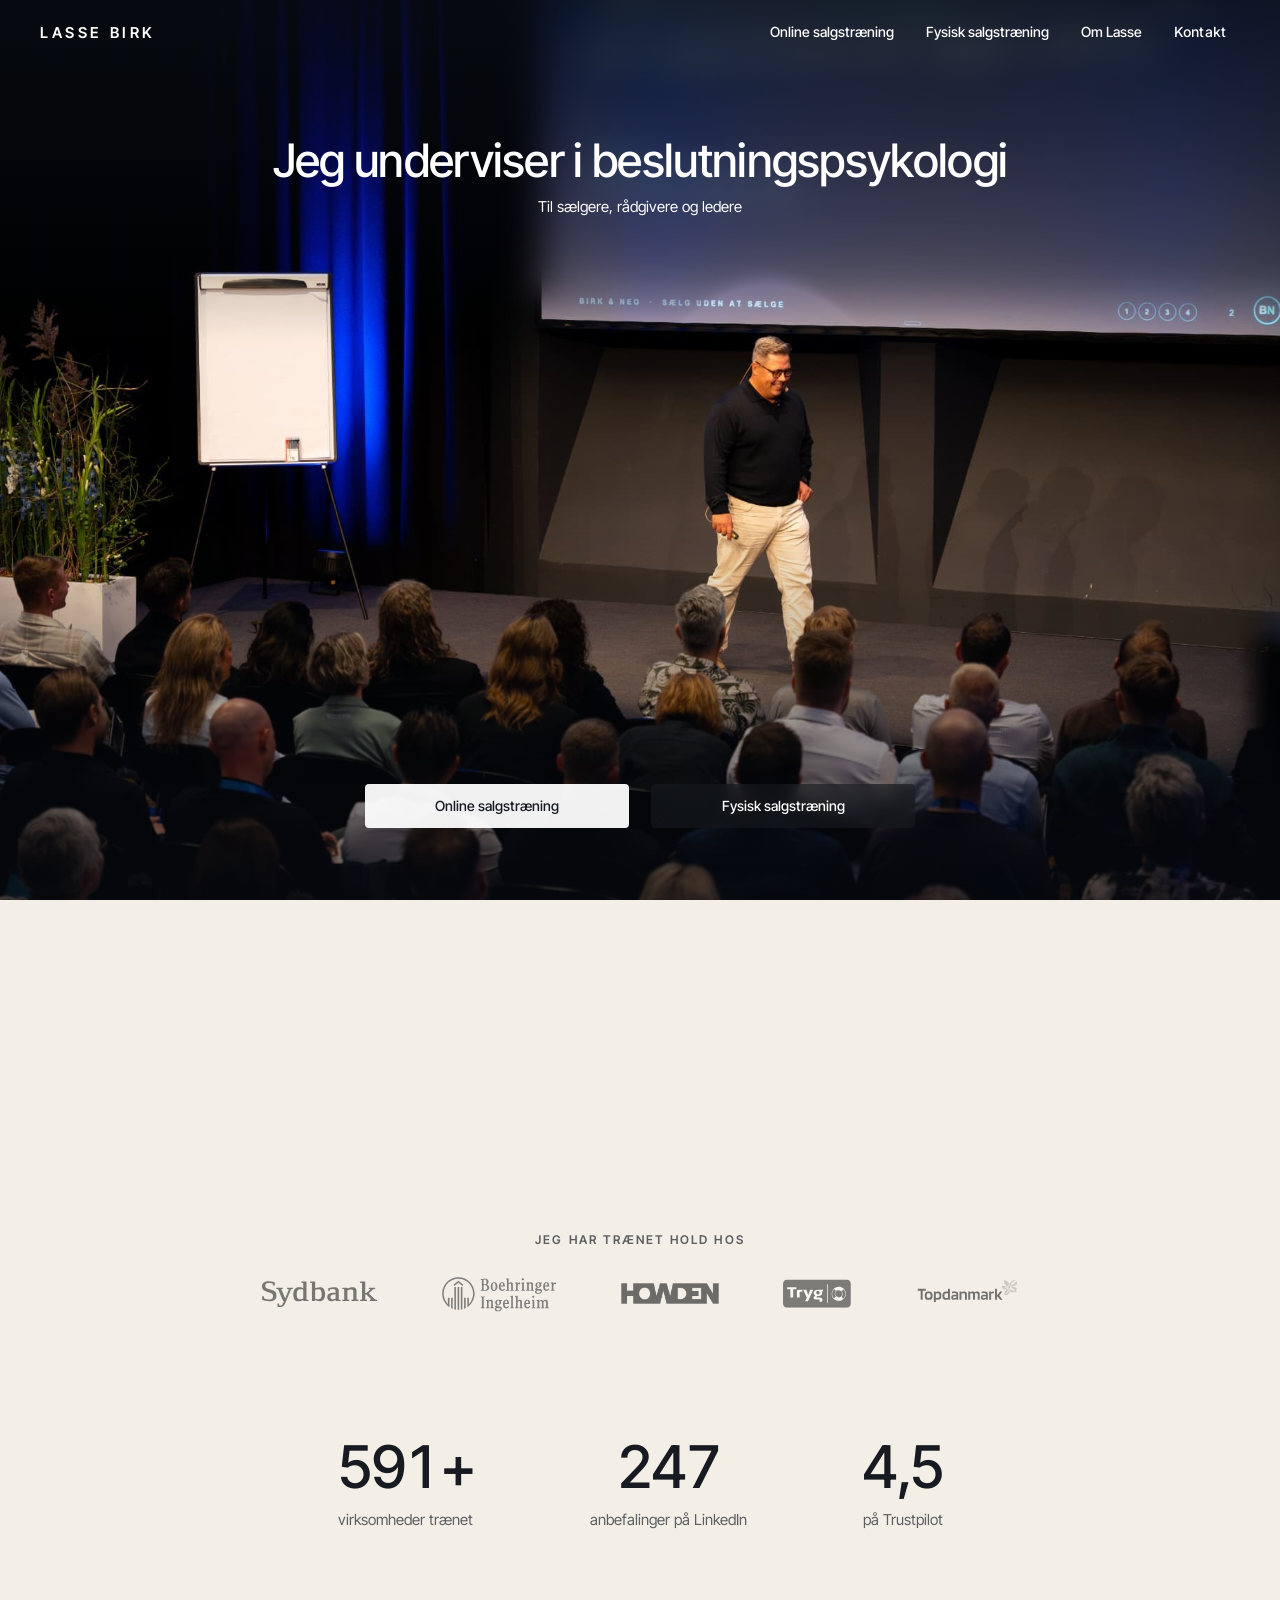
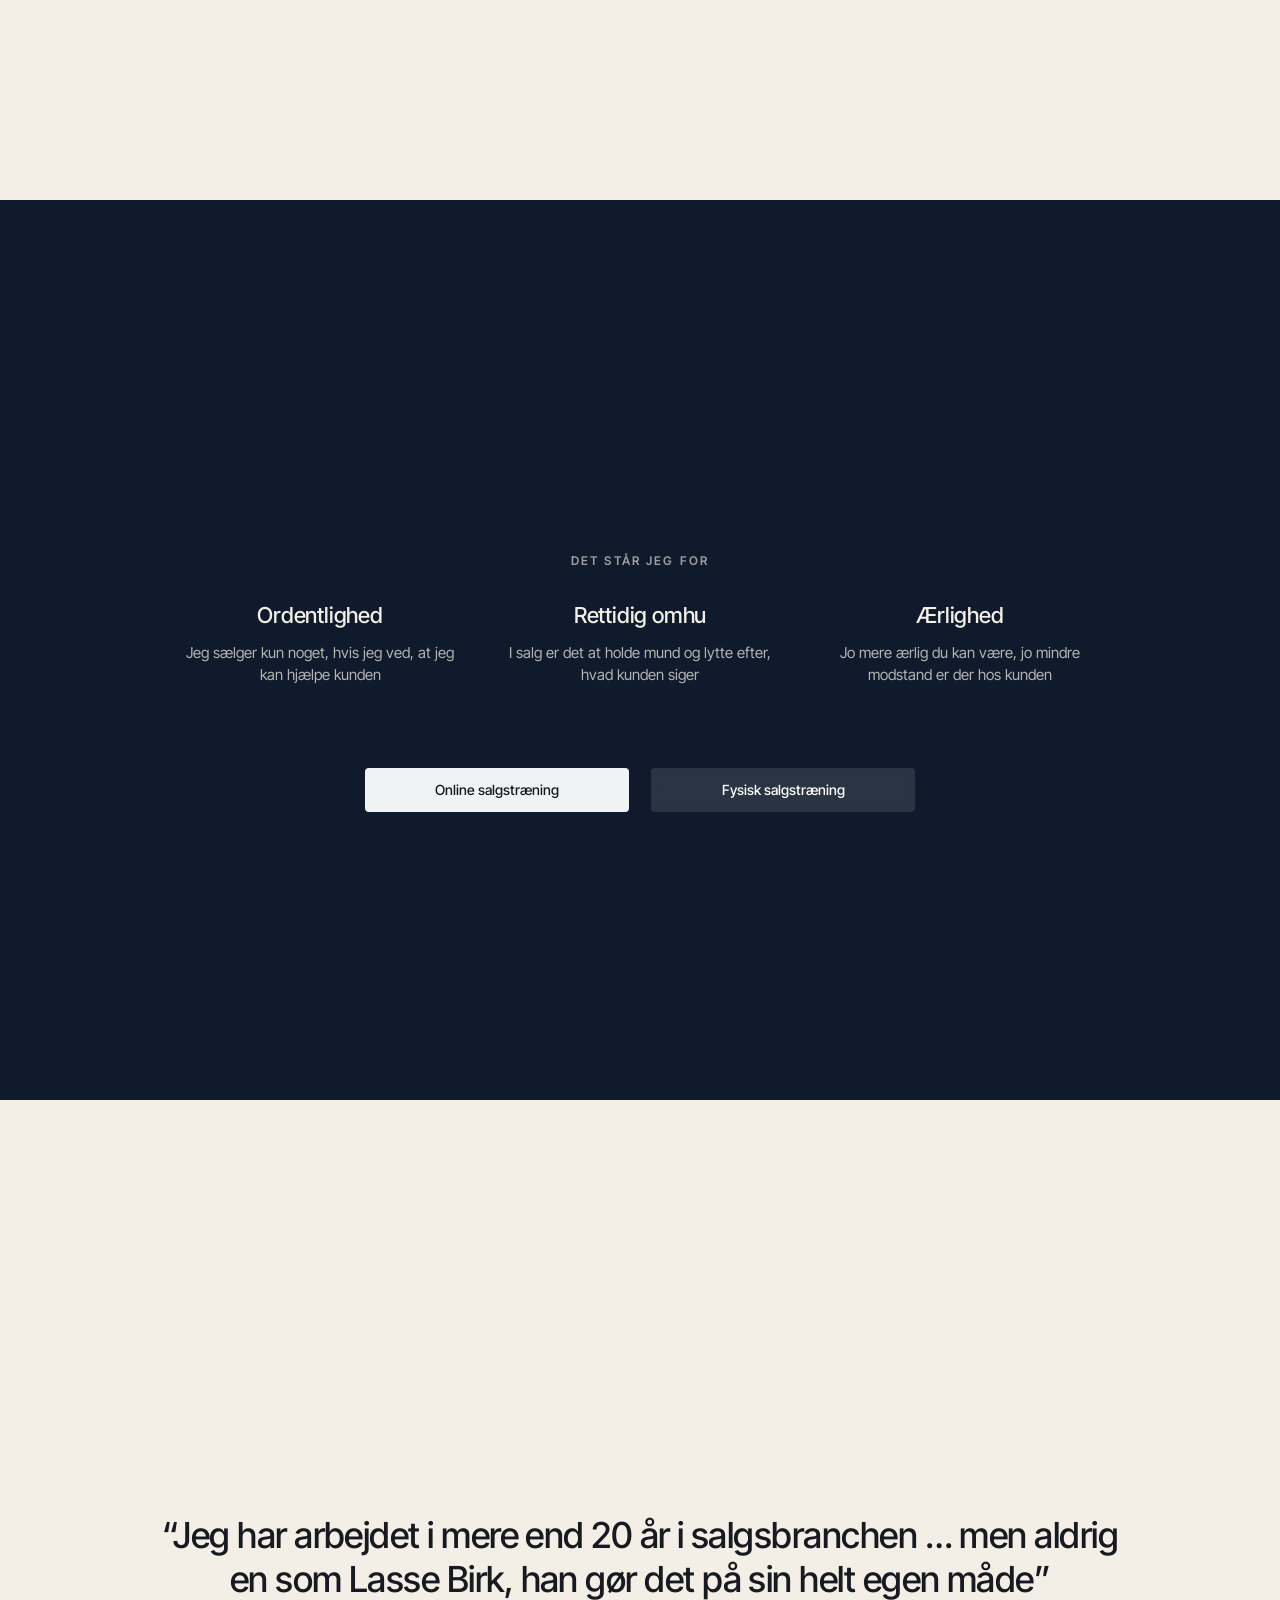
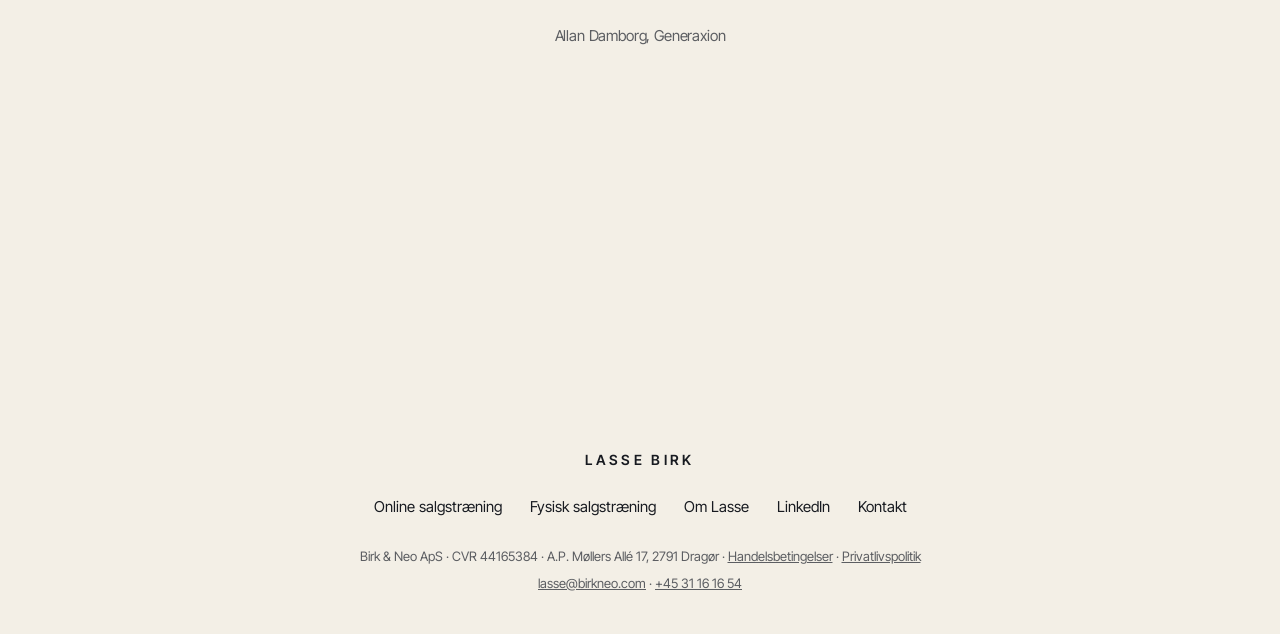
<file: index.html>
<!doctype html>
<html lang="da"><head><meta charset="utf-8"><meta name="viewport" content="width=device-width, initial-scale=1">
<meta name="robots" content="noindex, nofollow"><title>Lasse Birk · Beslutningspsykologi i salg</title>
<link rel="preconnect" href="https://fonts.googleapis.com"><link rel="preconnect" href="https://fonts.gstatic.com" crossorigin>
<link href="https://fonts.googleapis.com/css2?family=Inter+Tight:wght@400;500;600&family=Inter:wght@400;500;600&display=swap" rel="stylesheet">
<link rel="stylesheet" href="style.css"><link rel="stylesheet" href="tesla.css"><script>(()=>{const d=document.documentElement,done=()=>d.classList.add("loaded");d.classList.add("js");addEventListener("load",done);setTimeout(done,3000);addEventListener("pageshow",e=>{if(e.persisted)done()});addEventListener("click",e=>{const a=e.target.closest&&e.target.closest("a[href]");if(!a||a.target||e.button||e.metaKey||e.ctrlKey||e.shiftKey||e.altKey)return;const u=new URL(a.href,location.href);if(u.origin!==location.origin||u.pathname===location.pathname||!/(\.html|\/)$/.test(u.pathname))return;setTimeout(()=>{if(e.defaultPrevented)return;d.classList.remove("loaded");setTimeout(done,3000)})})})()</script></head>
<body class="tesla darkstart"><div class="t-load" aria-hidden="true"><span></span></div>
<header class="top"><div class="in">
 <a class="wm" href="index.html">Lasse Birk</a>
 <nav aria-label="Menu"><a href="neurosalg.html"><span class="l">Online salgstræning</span><span class="s">Online</span></a><a href="virksomheder.html"><span class="l">Fysisk salgstræning</span><span class="s">Fysisk</span></a><a href="om.html"><span class="l">Om Lasse</span><span class="s">Om</span></a><a class="btn sm" href="mailto:lasse@birkneo.com">Kontakt</a></nav>
</div></header>
<main>
<section class="t-scr dark" style="--pos:center 40%;--pos-m:56% center;--top:.8">
 <img class="t-bg" src="assets/lasse-birk-underviser-top.jpg" alt="Lasse Birk på scenen foran et fyldt auditorium">
 <div class="t-head"><h1 class="rv">Jeg underviser i beslutningspsykologi</h1><p class="rv">Til sælgere, rådgivere og ledere</p></div>
 <div class="t-cta rv"><a class="t-btn white" href="neurosalg.html">Online salgstræning</a><a class="t-btn glass" href="virksomheder.html">Fysisk salgstræning</a></div>
</section>

<section class="t-scr proof">
 <div><p class="t-kicker rv">Jeg har trænet hold hos</p><ul class="t-logos rv">
   <li><img class="l-syd" src="assets/logos/sydbank.svg" alt="Sydbank"></li>
   <li><img class="l-boeh" src="assets/logos/boehringer.svg" alt="Boehringer Ingelheim"></li>
   <li><img class="l-howden" src="assets/logos/howden.png" alt="Howden"></li>
   <li><img class="l-tryg" src="assets/logos/tryg.svg" alt="Tryg"></li>
   <li><img class="l-top" src="assets/logos/topdanmark.svg" alt="Topdanmark"></li>
  </ul></div>
 <ul class="t-nums rv"><li><b data-count="600" data-dec="0" data-suffix="+">600+</b><span>virksomheder trænet</span></li><li><b data-count="251" data-dec="0" data-suffix="">251</b><span>anbefalinger på LinkedIn</span></li><li><b data-count="4.6" data-dec="1" data-suffix="">4,6</b><span>på Trustpilot</span></li></ul>
</section>

<section class="t-scr navy vals-scr">  <!-- mørkeblå, så forsiden ikke har 3 creme skærme i træk (Kasper 6. nov) -->
 <div><p class="t-kicker rv">Det står jeg for</p>
 <ul class="t-list vals rv">
  <li><b>Ordentlighed</b><span>Jeg sælger kun noget, hvis jeg ved, at jeg kan hjælpe kunden</span></li>
  <li><b>Rettidig omhu</b><span>I salg er det at holde mund og lytte efter, hvad kunden siger</span></li>
  <li><b>Ærlighed</b><span>Jo mere ærlig du kan være, jo mindre modstand er der hos kunden</span></li>
 </ul></div>
 <div class="t-cta rv"><a class="t-btn white" href="neurosalg.html">Online salgstræning</a><a class="t-btn glass" href="virksomheder.html">Fysisk salgstræning</a></div>
</section>

<section class="t-scr quote">
 <blockquote class="t-quote rv"><p>“Jeg har arbejdet i mere end 20 år i salgsbranchen … men aldrig en som Lasse Birk, han gør det på sin helt egen måde”</p><cite>Allan Damborg, Generaxion</cite></blockquote>
</section>
</main>
<footer class="ft"><div class="in">
 <a class="wm" href="index.html">Lasse Birk</a>
 <nav aria-label="Bundmenu"><a href="neurosalg.html">Online salgstræning</a><a href="virksomheder.html">Fysisk salgstræning</a><a href="om.html">Om Lasse</a><a href="https://www.linkedin.com/in/lasserbirk/">LinkedIn</a><a href="mailto:lasse@birkneo.com">Kontakt</a></nav>
 <div class="legal"><span>Birk &amp; Neo ApS · CVR 44165384 · A.P. Møllers Allé 17, 2791 Dragør · <a href="https://birkneo.com/handelsbetingelser">Handelsbetingelser</a> · <a href="https://birkneo.com/privatlivspolitik">Privatlivspolitik</a></span>
 <span><a href="mailto:lasse@birkneo.com">lasse@birkneo.com</a> · <a href="tel:+4531161654">+45 31 16 16 54</a></span></div>
</div></footer>
<script>
// Menuen får en tynd linje, når man har scrollet
(()=>{const t=document.querySelector('.top');const f=()=>t.classList.toggle('s',scrollY>8);addEventListener('scroll',f,{passive:true});f()})();
</script>
<script src="tesla.js"></script>
<script src="kommentarer.js"></script>
</body></html>
</file>
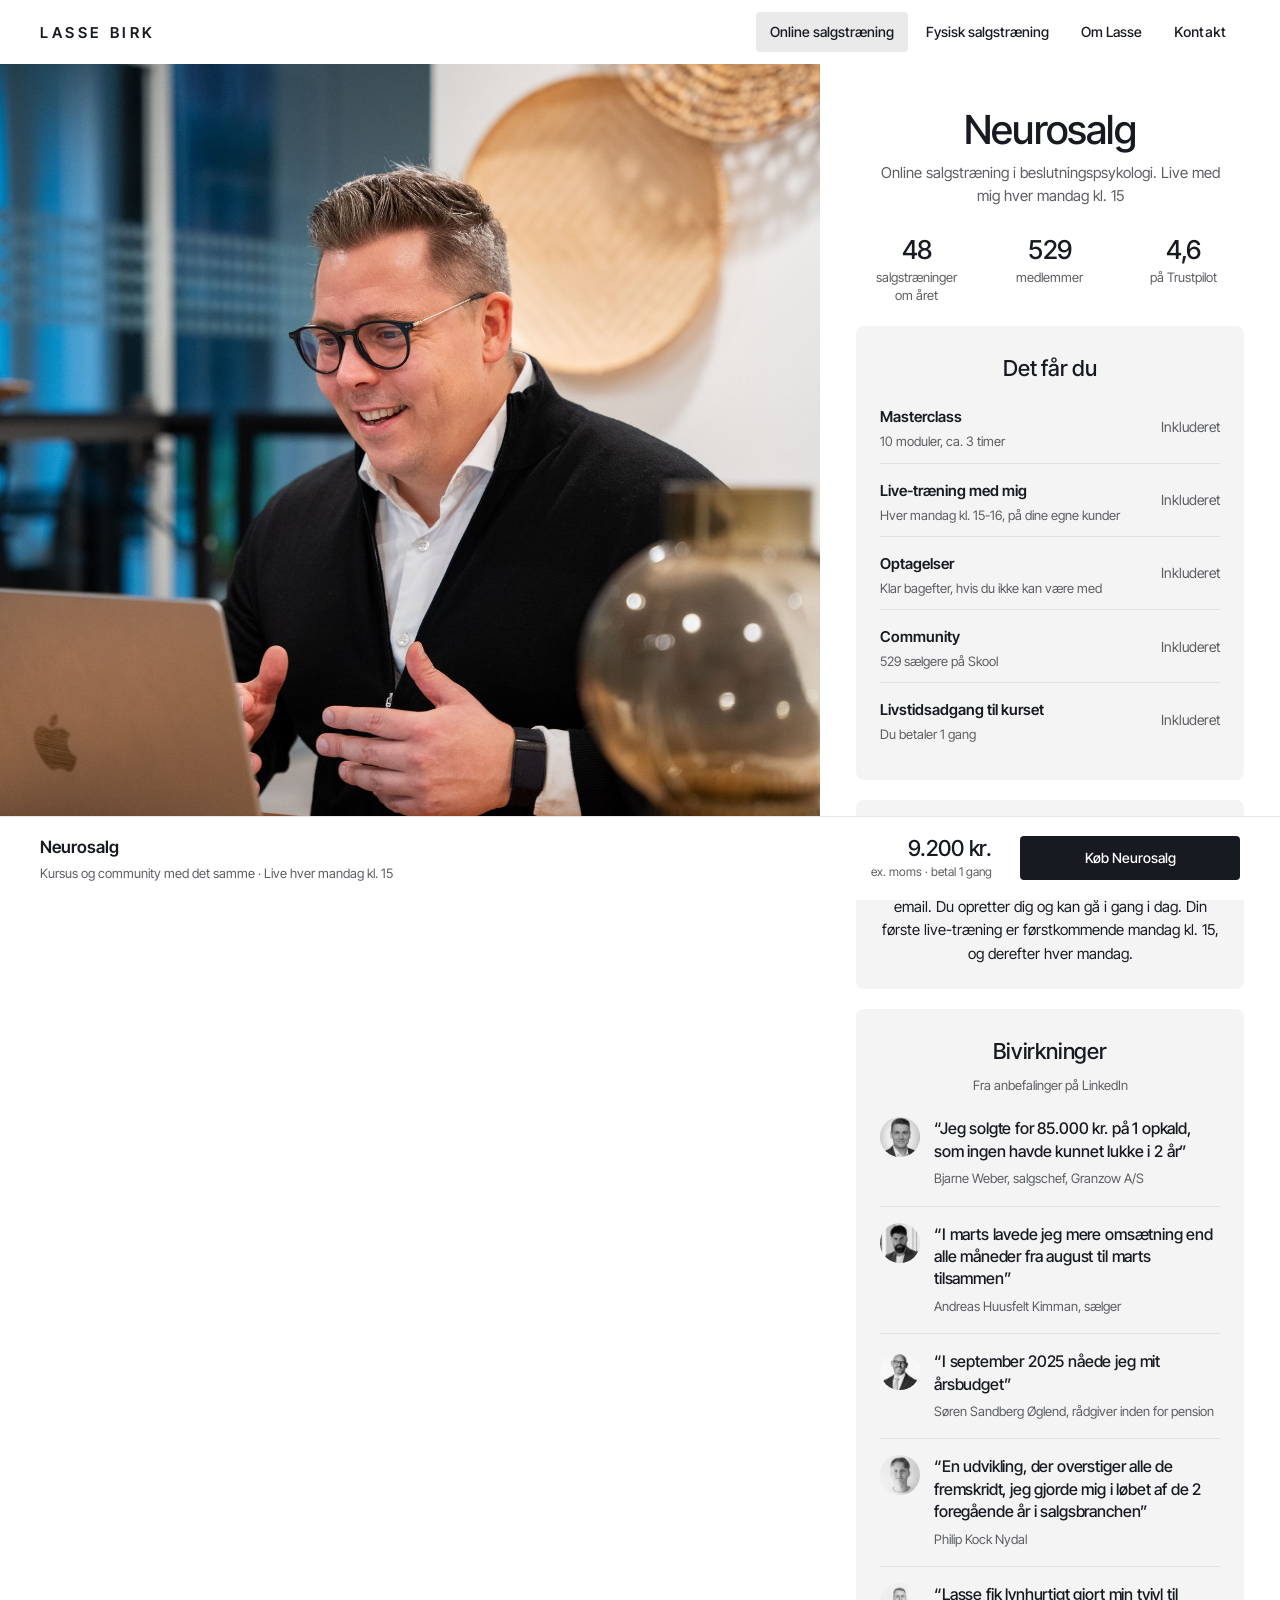
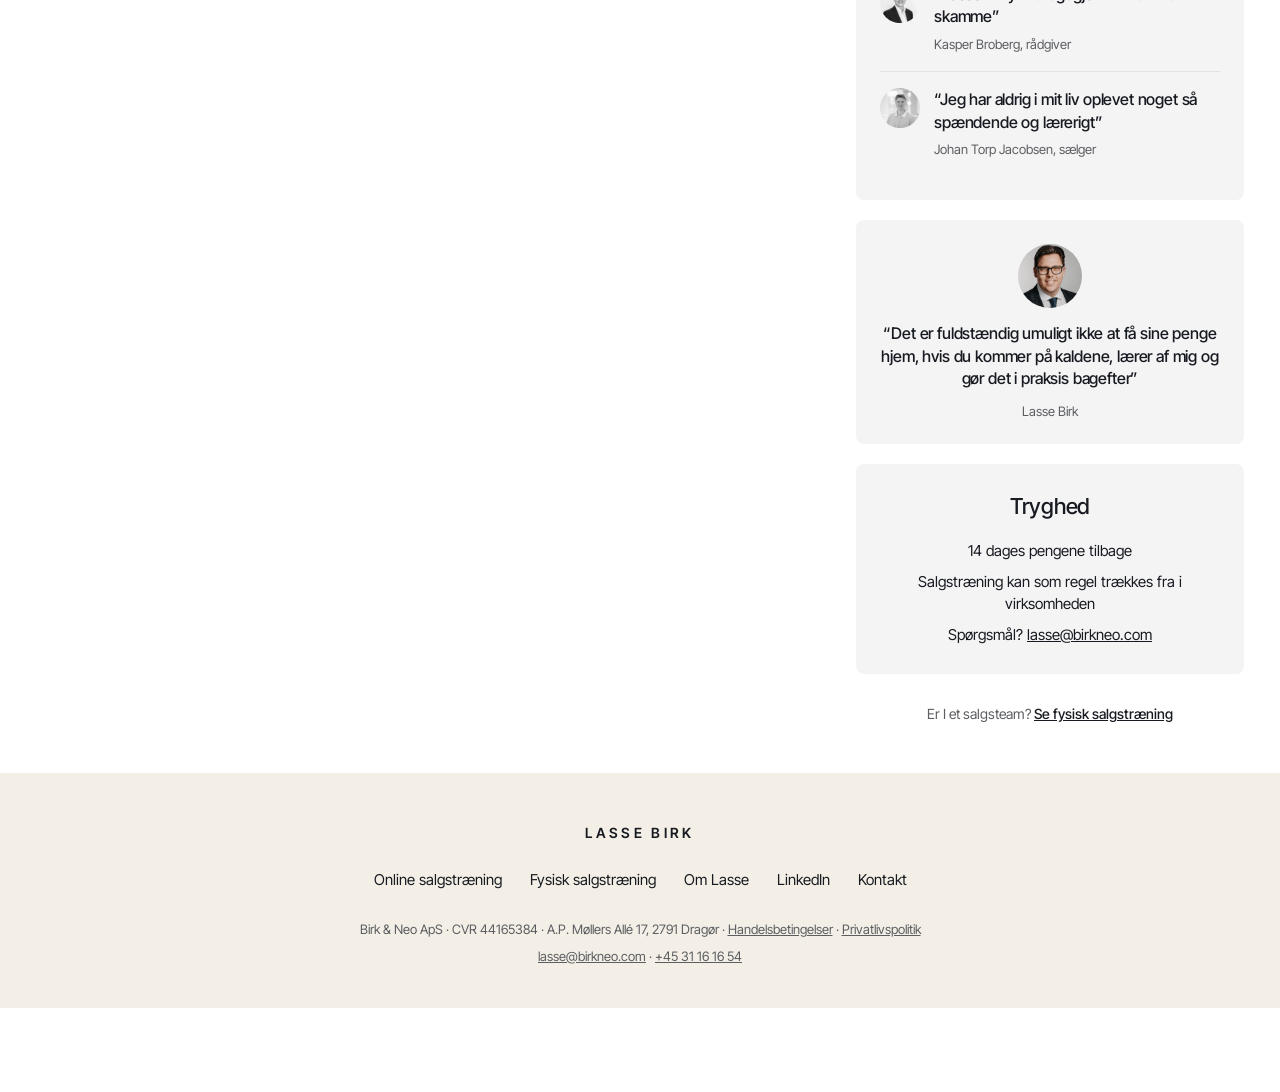
<file: neurosalg.html>
<!doctype html>
<html lang="da"><head><meta charset="utf-8"><meta name="viewport" content="width=device-width, initial-scale=1">
<meta name="robots" content="noindex, nofollow"><title>Neurosalg · Online salgstræning · Lasse Birk</title>
<link rel="preconnect" href="https://fonts.googleapis.com"><link rel="preconnect" href="https://fonts.gstatic.com" crossorigin>
<link href="https://fonts.googleapis.com/css2?family=Inter+Tight:wght@400;500;600&family=Inter:wght@400;500;600&display=swap" rel="stylesheet">
<link rel="stylesheet" href="style.css"><link rel="stylesheet" href="tesla.css"><script>(()=>{const d=document.documentElement,done=()=>d.classList.add("loaded");d.classList.add("js");addEventListener("load",done);setTimeout(done,3000);addEventListener("pageshow",e=>{if(e.persisted)done()});addEventListener("click",e=>{const a=e.target.closest&&e.target.closest("a[href]");if(!a||a.target||e.button||e.metaKey||e.ctrlKey||e.shiftKey||e.altKey)return;const u=new URL(a.href,location.href);if(u.origin!==location.origin||u.pathname===location.pathname||!/(\.html|\/)$/.test(u.pathname))return;setTimeout(()=>{if(e.defaultPrevented)return;d.classList.remove("loaded");setTimeout(done,3000)})})})()</script></head>
<body class="tesla cfgpage"><div class="t-load" aria-hidden="true"><span></span></div>
<header class="top"><div class="in">
 <a class="wm" href="index.html">Lasse Birk</a>
 <nav aria-label="Menu"><a href="neurosalg.html" class=on><span class="l">Online salgstræning</span><span class="s">Online</span></a><a href="virksomheder.html"><span class="l">Fysisk salgstræning</span><span class="s">Fysisk</span></a><a href="om.html"><span class="l">Om Lasse</span><span class="s">Om</span></a><a class="btn sm" href="mailto:lasse@birkneo.com">Kontakt</a></nav>
</div></header>
<main>
<div class="cfg">
 <div class="cfg-pic foto"><img src="assets/lasse_laptop.jpg" alt="Lasse Birk live med sine medlemmer"></div>
 <div class="cfg-panel">
  <header class="cfg-head"><h1>Neurosalg</h1><p>Online salgstræning i beslutningspsykologi. Live med mig hver mandag kl. 15</p></header>
  <ul class="cfg-stats">
   <li><b>48</b><span>salgstræninger om året</span></li>
   <li><b>529</b><span>medlemmer</span></li>
   <li><b>4,6</b><span>på Trustpilot</span></li>
  </ul>
  <section class="cfg-card">
   <h2>Det får du</h2>
   <ul class="cfg-rows">
    <li><span><b>Masterclass</b><small>10 moduler, ca. 3 timer</small></span><em>Inkluderet</em></li>
    <li><span><b>Live-træning med mig</b><small>Hver mandag kl. 15-16, på dine egne kunder</small></span><em>Inkluderet</em></li>
    <li><span><b>Optagelser</b><small>Klar bagefter, hvis du ikke kan være med</small></span><em>Inkluderet</em></li>
    <li><span><b>Community</b><small>529 sælgere på Skool</small></span><em>Inkluderet</em></li>
    <li><span><b>Livstidsadgang til kurset</b><small>Du betaler 1 gang</small></span><em>Inkluderet</em></li>
   </ul>
  </section>
  <section class="cfg-card">
   <h2>Levering</h2>
   <p>Kurset og community får du med det samme på din email. Du opretter dig og kan gå i gang i dag. Din første live-træning er førstkommende mandag kl. 15, og derefter hver mandag.</p>
  </section>
  <section class="cfg-card bivirk">
   <h2>Bivirkninger</h2>
   <p class="bv-src">Fra anbefalinger på LinkedIn</p>
   <ul class="cfg-revs"><li><img src="assets/anbefalinger/bjarne-weber.jpg" alt="" loading="lazy"><div><p>“Jeg solgte for 85.000 kr. på 1 opkald, som ingen havde kunnet lukke i 2 år”</p><cite>Bjarne Weber, salgschef, Granzow A/S</cite></div></li><li><img src="assets/anbefalinger/andreas-kimman.jpg" alt="" loading="lazy"><div><p>“I marts lavede jeg mere omsætning end alle måneder fra august til marts tilsammen”</p><cite>Andreas Huusfelt Kimman, sælger</cite></div></li><li><img src="assets/anbefalinger/soeren-oeglend.jpg" alt="" loading="lazy"><div><p>“I september 2025 nåede jeg mit årsbudget”</p><cite>Søren Sandberg Øglend, rådgiver inden for pension</cite></div></li><li><img src="assets/anbefalinger/philip-nydal.jpg" alt="" loading="lazy"><div><p>“En udvikling, der overstiger alle de fremskridt, jeg gjorde mig i løbet af de 2 foregående år i salgsbranchen”</p><cite>Philip Kock Nydal</cite></div></li><li><img src="assets/anbefalinger/kasper-broberg.jpg" alt="" loading="lazy"><div><p>“Lasse fik lynhurtigt gjort min tvivl til skamme”</p><cite>Kasper Broberg, rådgiver</cite></div></li><li><img src="assets/anbefalinger/johan-jacobsen.jpg" alt="" loading="lazy"><div><p>“Jeg har aldrig i mit liv oplevet noget så spændende og lærerigt”</p><cite>Johan Torp Jacobsen, sælger</cite></div></li></ul>
  </section>
  <section class="cfg-card lasse">
   <img src="assets/lasse-birk.jpg" alt="Lasse Birk">
   <blockquote>“Det er fuldstændig umuligt ikke at få sine penge hjem, hvis du kommer på kaldene, lærer af mig og gør det i praksis bagefter”<cite>Lasse Birk</cite></blockquote>
  </section>
  <section class="cfg-card">
   <h2>Tryghed</h2>
   <ul class="cfg-points"><li>14 dages pengene tilbage</li><li>Salgstræning kan som regel trækkes fra i virksomheden</li><li>Spørgsmål? <a href="mailto:lasse@birkneo.com">lasse@birkneo.com</a></li></ul>
  </section>
  <p class="cfg-team">Er I et salgsteam? <a href="virksomheder.html">Se fysisk salgstræning</a></p>
 </div>
</div>
<div class="cfg-bar" id="kob">
 <div class="who"><b>Neurosalg</b><small>Kursus og community med det samme · Live hver mandag kl. 15</small></div>
 <div class="buy"><div class="cfg-price"><b>9.200 kr.</b><small>ex. moms · betal 1 gang</small></div><a class="t-btn dark" href="https://buy.stripe.com/14A6oI4wqeSL6PFflu4sE0a">Køb Neurosalg</a></div>
</div>
</main>
<footer class="ft"><div class="in">
 <a class="wm" href="index.html">Lasse Birk</a>
 <nav aria-label="Bundmenu"><a href="neurosalg.html">Online salgstræning</a><a href="virksomheder.html">Fysisk salgstræning</a><a href="om.html">Om Lasse</a><a href="https://www.linkedin.com/in/lasserbirk/">LinkedIn</a><a href="mailto:lasse@birkneo.com">Kontakt</a></nav>
 <div class="legal"><span>Birk &amp; Neo ApS · CVR 44165384 · A.P. Møllers Allé 17, 2791 Dragør · <a href="https://birkneo.com/handelsbetingelser">Handelsbetingelser</a> · <a href="https://birkneo.com/privatlivspolitik">Privatlivspolitik</a></span>
 <span><a href="mailto:lasse@birkneo.com">lasse@birkneo.com</a> · <a href="tel:+4531161654">+45 31 16 16 54</a></span></div>
</div></footer>
<script>
// Menuen får en tynd linje, når man har scrollet
(()=>{const t=document.querySelector('.top');const f=()=>t.classList.toggle('s',scrollY>8);addEventListener('scroll',f,{passive:true});f()})();
</script>
<script src="tesla.js"></script>
<script src="kommentarer.js"></script>
</body></html>
</file>
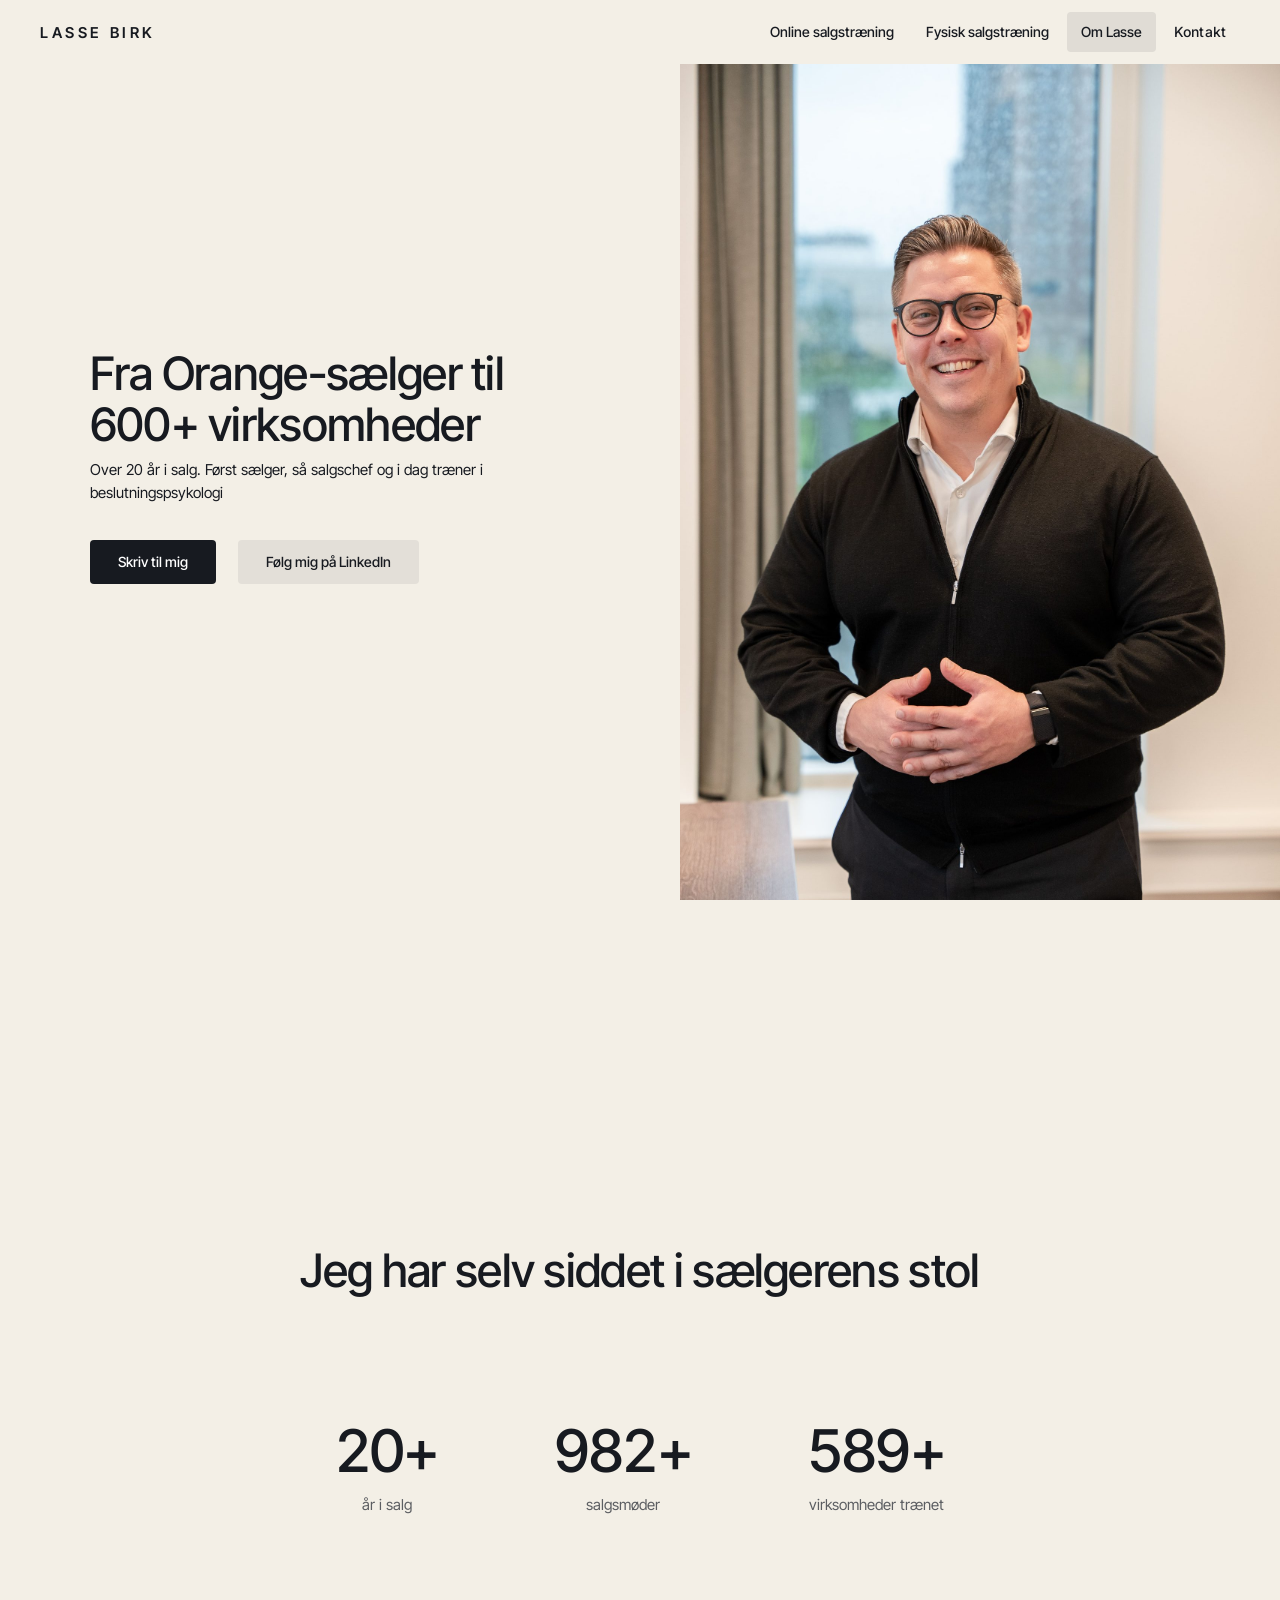
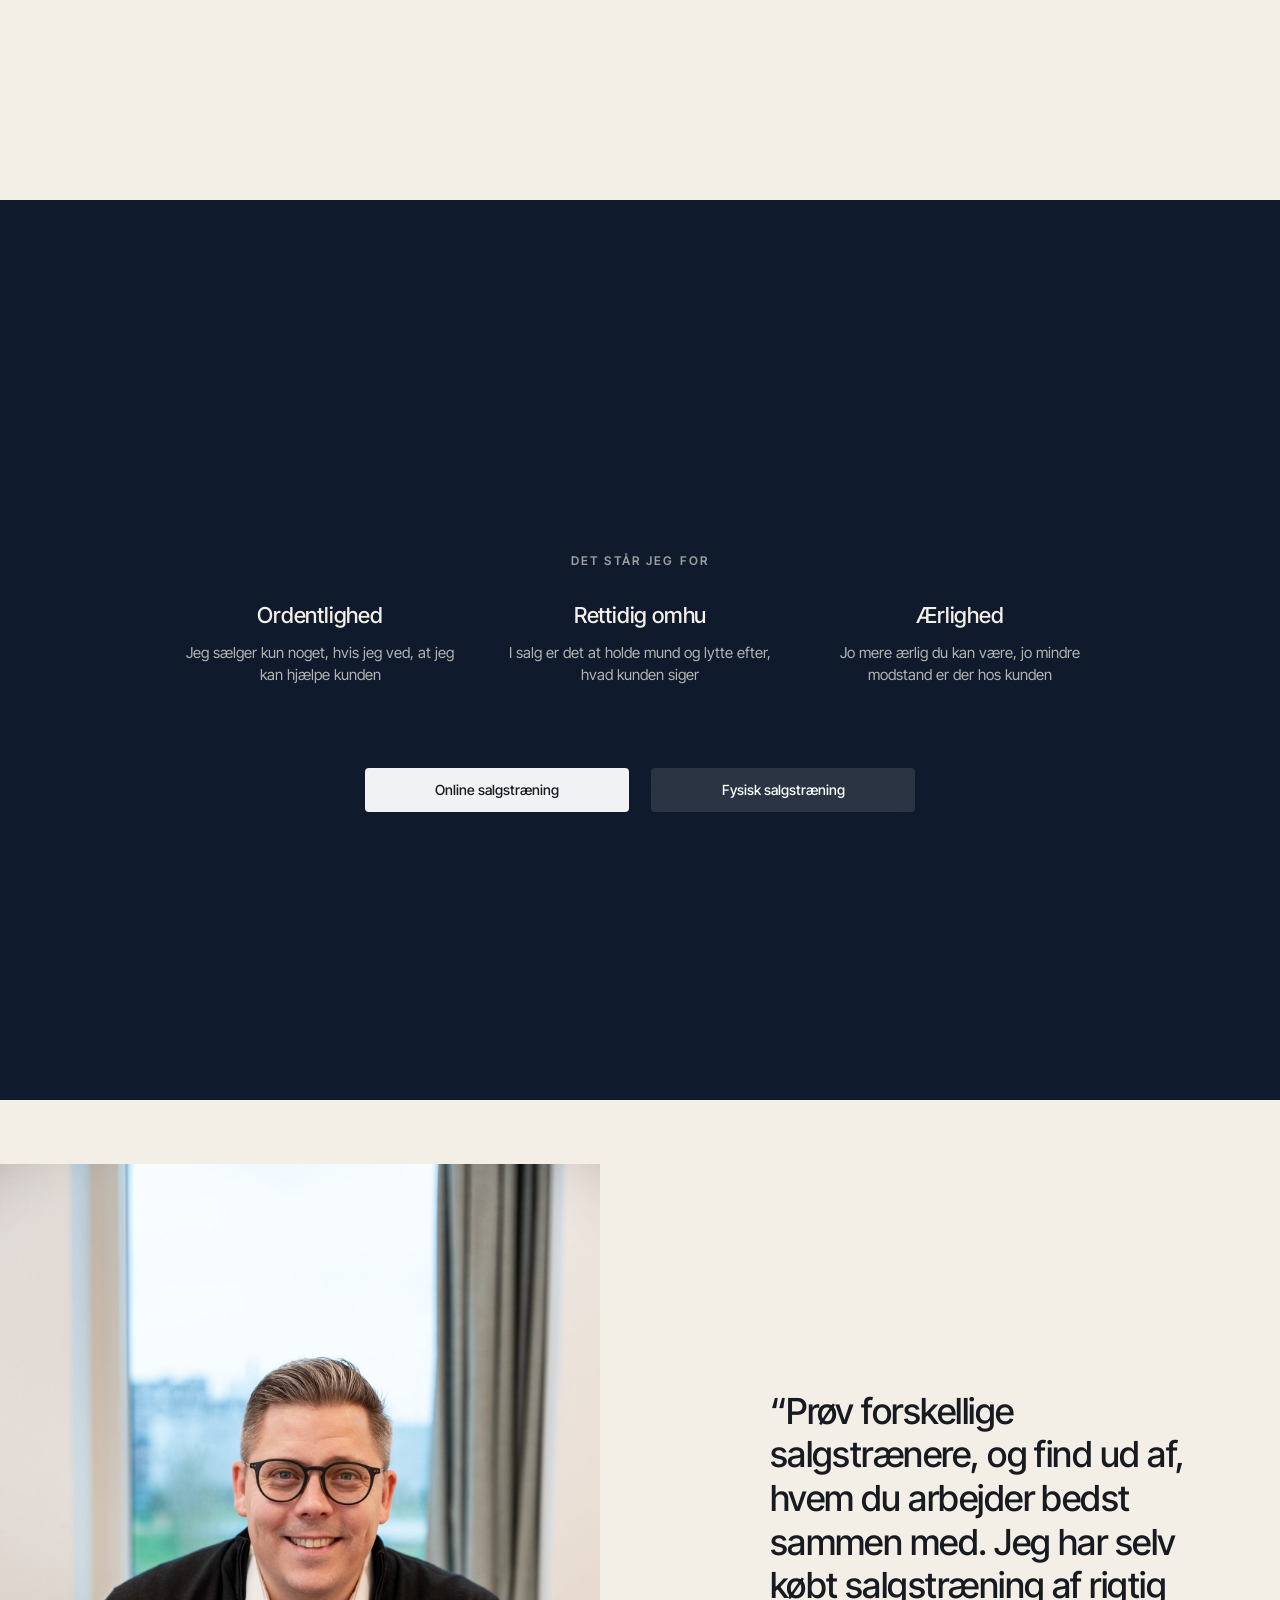
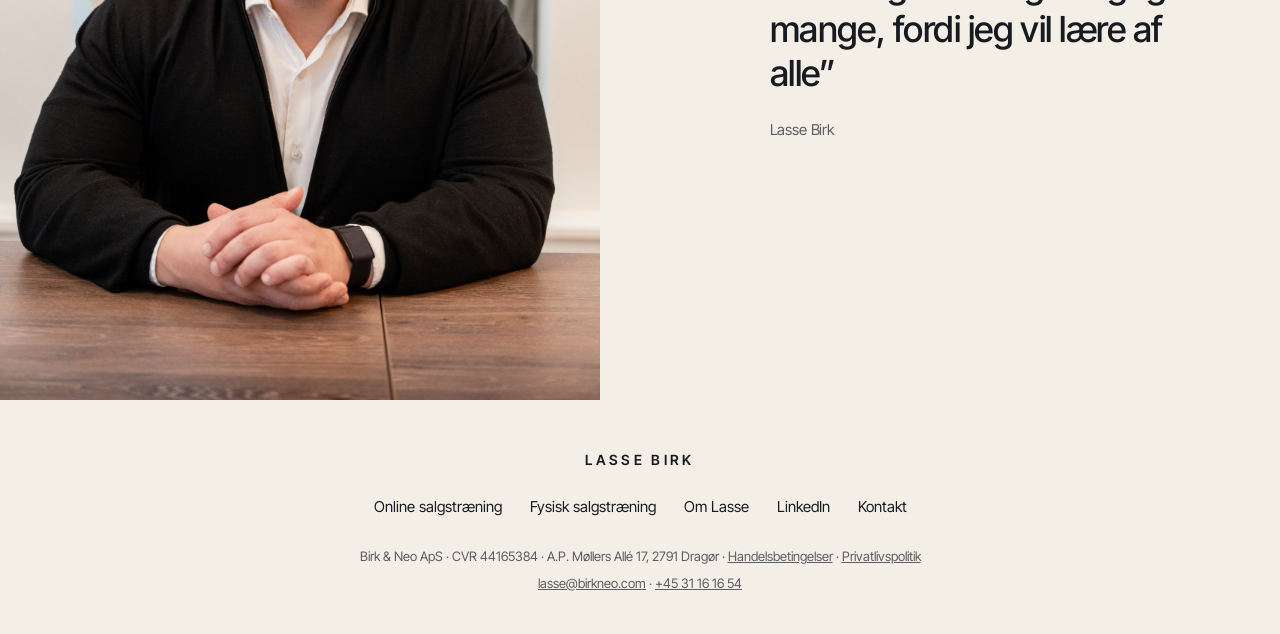
<file: om.html>
<!doctype html>
<html lang="da"><head><meta charset="utf-8"><meta name="viewport" content="width=device-width, initial-scale=1">
<meta name="robots" content="noindex, nofollow"><title>Om Lasse Birk</title>
<link rel="preconnect" href="https://fonts.googleapis.com"><link rel="preconnect" href="https://fonts.gstatic.com" crossorigin>
<link href="https://fonts.googleapis.com/css2?family=Inter+Tight:wght@400;500;600&family=Inter:wght@400;500;600&display=swap" rel="stylesheet">
<link rel="stylesheet" href="style.css"><link rel="stylesheet" href="tesla.css"><script>(()=>{const d=document.documentElement,done=()=>d.classList.add("loaded");d.classList.add("js");addEventListener("load",done);setTimeout(done,3000);addEventListener("pageshow",e=>{if(e.persisted)done()});addEventListener("click",e=>{const a=e.target.closest&&e.target.closest("a[href]");if(!a||a.target||e.button||e.metaKey||e.ctrlKey||e.shiftKey||e.altKey)return;const u=new URL(a.href,location.href);if(u.origin!==location.origin||u.pathname===location.pathname||!/(\.html|\/)$/.test(u.pathname))return;setTimeout(()=>{if(e.defaultPrevented)return;d.classList.remove("loaded");setTimeout(done,3000)})})})()</script></head>
<body class="tesla"><div class="t-load" aria-hidden="true"><span></span></div>
<header class="top"><div class="in">
 <a class="wm" href="index.html">Lasse Birk</a>
 <nav aria-label="Menu"><a href="neurosalg.html"><span class="l">Online salgstræning</span><span class="s">Online</span></a><a href="virksomheder.html"><span class="l">Fysisk salgstræning</span><span class="s">Fysisk</span></a><a href="om.html" class=on><span class="l">Om Lasse</span><span class="s">Om</span></a><a class="btn sm" href="mailto:lasse@birkneo.com">Kontakt</a></nav>
</div></header>
<main>
<section class="t-scr split">
 <div class="tx">
  <div class="t-head"><h1 class="rv">Fra Orange-sælger til 600+ virksomheder</h1><p class="rv">Over 20 år i salg. Først sælger, så salgschef og i dag træner i beslutningspsykologi</p></div>
  <div class="t-cta rv"><a class="t-btn dark" href="mailto:lasse@birkneo.com">Skriv til mig</a><a class="t-btn ghost" href="https://www.linkedin.com/in/lasserbirk/">Følg mig på LinkedIn</a></div>
 </div>
 <div class="ph"><img src="assets/lasse_window.jpg" alt="Lasse Birk ved et vindue" style="object-position:center 22%"></div>
</section>

<section class="t-scr proof">
 <div class="t-head"><h2 class="rv">Jeg har selv siddet i sælgerens stol</h2></div>
 <ul class="t-nums rv"><li><b data-count="20" data-dec="0" data-suffix="+">20+</b><span>år i salg</span></li><li><b data-count="1000" data-dec="0" data-suffix="+">1000+</b><span>salgsmøder</span></li><li><b data-count="600" data-dec="0" data-suffix="+">600+</b><span>virksomheder trænet</span></li></ul>
</section>

<section class="t-scr navy vals-scr">  <!-- mørkeblå, så forsiden ikke har 3 creme skærme i træk (Kasper 6. nov) -->
 <div><p class="t-kicker rv">Det står jeg for</p>
 <ul class="t-list vals rv">
  <li><b>Ordentlighed</b><span>Jeg sælger kun noget, hvis jeg ved, at jeg kan hjælpe kunden</span></li>
  <li><b>Rettidig omhu</b><span>I salg er det at holde mund og lytte efter, hvad kunden siger</span></li>
  <li><b>Ærlighed</b><span>Jo mere ærlig du kan være, jo mindre modstand er der hos kunden</span></li>
 </ul></div>
 <div class="t-cta rv"><a class="t-btn white" href="neurosalg.html">Online salgstræning</a><a class="t-btn glass" href="virksomheder.html">Fysisk salgstræning</a></div>
</section>

<section class="t-scr split rev">
 <div class="tx"><blockquote class="t-quote rv"><p>“Prøv forskellige salgstrænere, og find ud af, hvem du arbejder bedst sammen med. Jeg har selv købt salgstræning af rigtig mange, fordi jeg vil lære af alle”</p><cite>Lasse Birk</cite></blockquote></div>
 <div class="ph"><img src="assets/lasse_seated.jpg" alt="Lasse Birk ved et bord" style="object-position:center 28%"></div>
</section>
</main>
<footer class="ft"><div class="in">
 <a class="wm" href="index.html">Lasse Birk</a>
 <nav aria-label="Bundmenu"><a href="neurosalg.html">Online salgstræning</a><a href="virksomheder.html">Fysisk salgstræning</a><a href="om.html">Om Lasse</a><a href="https://www.linkedin.com/in/lasserbirk/">LinkedIn</a><a href="mailto:lasse@birkneo.com">Kontakt</a></nav>
 <div class="legal"><span>Birk &amp; Neo ApS · CVR 44165384 · A.P. Møllers Allé 17, 2791 Dragør · <a href="https://birkneo.com/handelsbetingelser">Handelsbetingelser</a> · <a href="https://birkneo.com/privatlivspolitik">Privatlivspolitik</a></span>
 <span><a href="mailto:lasse@birkneo.com">lasse@birkneo.com</a> · <a href="tel:+4531161654">+45 31 16 16 54</a></span></div>
</div></footer>
<script>
// Menuen får en tynd linje, når man har scrollet
(()=>{const t=document.querySelector('.top');const f=()=>t.classList.toggle('s',scrollY>8);addEventListener('scroll',f,{passive:true});f()})();
</script>
<script src="tesla.js"></script>
<script src="kommentarer.js"></script>
</body></html>
</file>
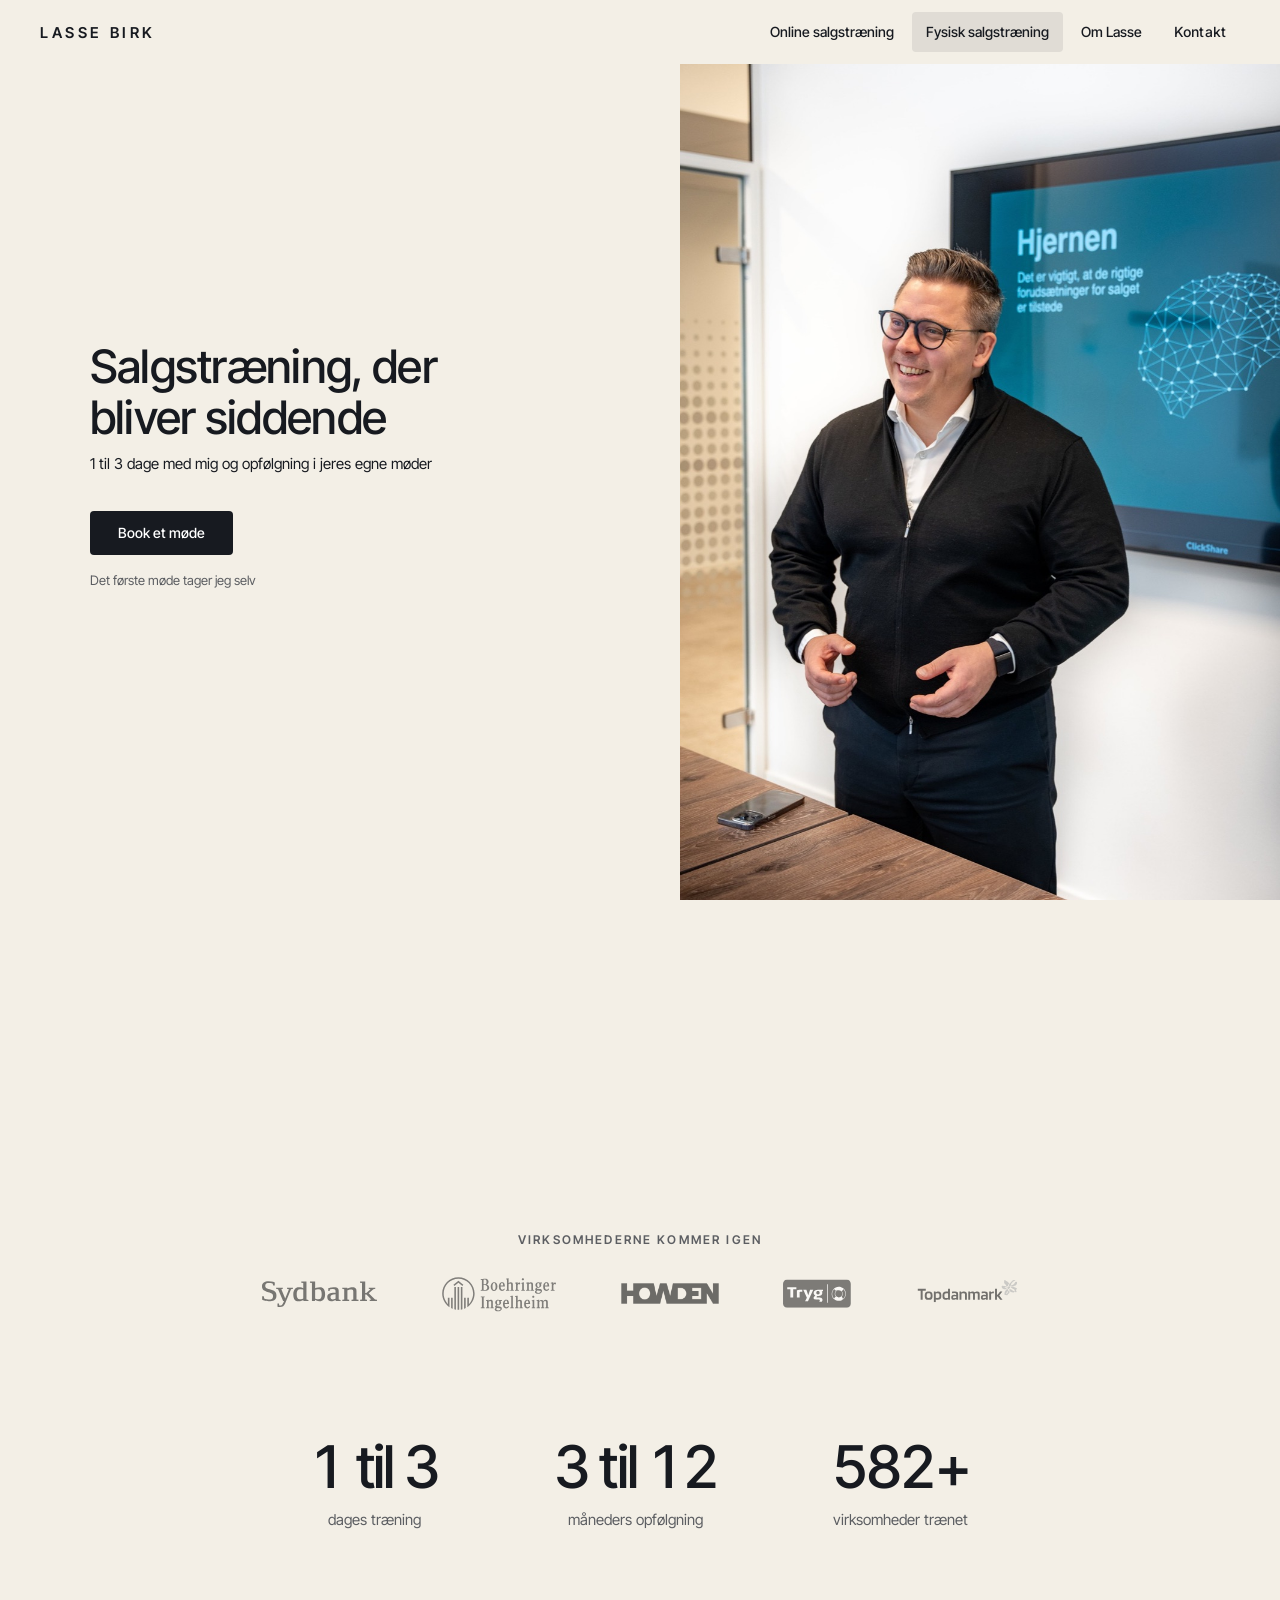
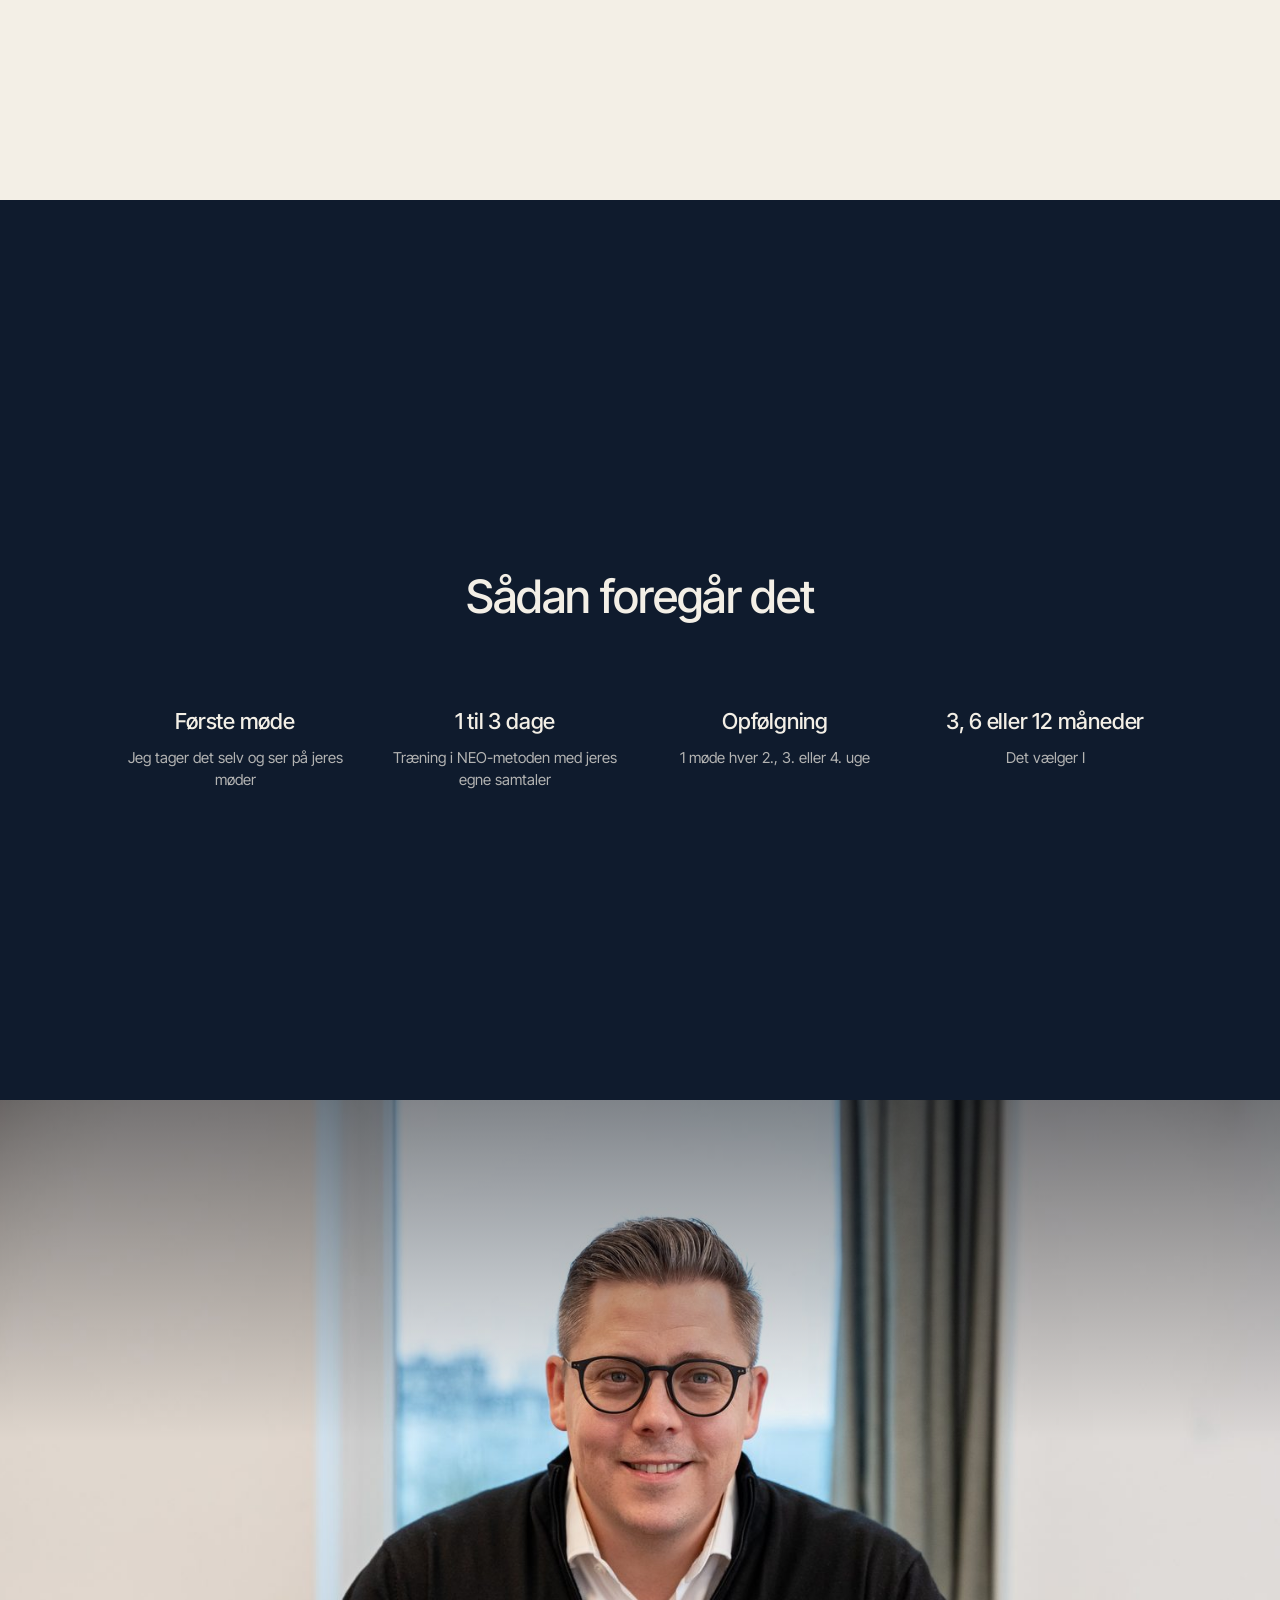
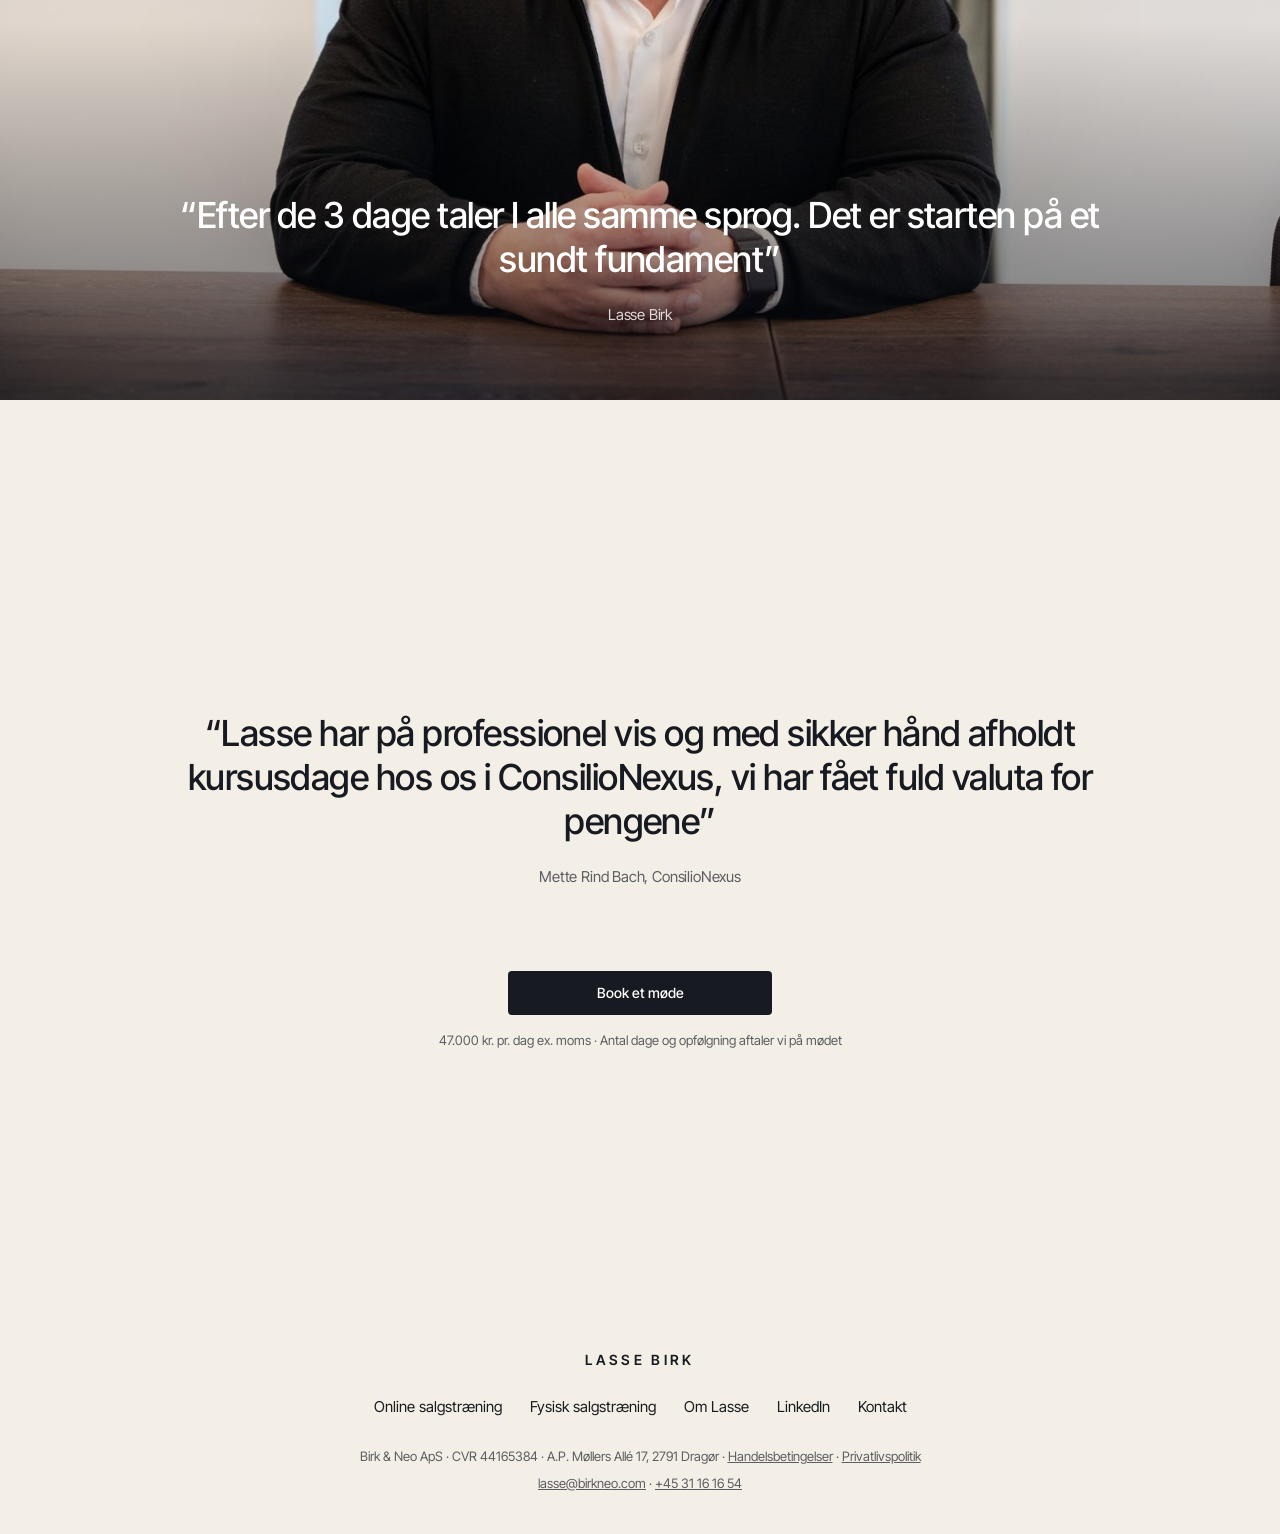
<file: virksomheder.html>
<!doctype html>
<html lang="da"><head><meta charset="utf-8"><meta name="viewport" content="width=device-width, initial-scale=1">
<meta name="robots" content="noindex, nofollow"><title>Fysisk salgstræning for salgsteams · Lasse Birk</title>
<link rel="preconnect" href="https://fonts.googleapis.com"><link rel="preconnect" href="https://fonts.gstatic.com" crossorigin>
<link href="https://fonts.googleapis.com/css2?family=Inter+Tight:wght@400;500;600&family=Inter:wght@400;500;600&display=swap" rel="stylesheet">
<link rel="stylesheet" href="style.css"><link rel="stylesheet" href="tesla.css"><script>(()=>{const d=document.documentElement,done=()=>d.classList.add("loaded");d.classList.add("js");addEventListener("load",done);setTimeout(done,3000);addEventListener("pageshow",e=>{if(e.persisted)done()});addEventListener("click",e=>{const a=e.target.closest&&e.target.closest("a[href]");if(!a||a.target||e.button||e.metaKey||e.ctrlKey||e.shiftKey||e.altKey)return;const u=new URL(a.href,location.href);if(u.origin!==location.origin||u.pathname===location.pathname||!/(\.html|\/)$/.test(u.pathname))return;setTimeout(()=>{if(e.defaultPrevented)return;d.classList.remove("loaded");setTimeout(done,3000)})})})()</script></head>
<body class="tesla"><div class="t-load" aria-hidden="true"><span></span></div>
<header class="top"><div class="in">
 <a class="wm" href="index.html">Lasse Birk</a>
 <nav aria-label="Menu"><a href="neurosalg.html"><span class="l">Online salgstræning</span><span class="s">Online</span></a><a href="virksomheder.html" class=on><span class="l">Fysisk salgstræning</span><span class="s">Fysisk</span></a><a href="om.html"><span class="l">Om Lasse</span><span class="s">Om</span></a><a class="btn sm" href="mailto:lasse@birkneo.com">Kontakt</a></nav>
</div></header>
<main>
<section class="t-scr split">
 <div class="tx">
  <div class="t-head"><h1 class="rv">Salgstræning, der bliver siddende</h1><p class="rv">1 til 3 dage med mig og opfølgning i jeres egne møder</p></div>
  <div class="rv"><div class="t-cta"><a class="t-btn dark" href="mailto:lasse@birkneo.com?subject=Indledende%20m%C3%B8de">Book et møde</a></div><p class="t-note">Det første møde tager jeg selv</p></div>
 </div>
 <div class="ph"><img src="assets/lasse_hjernen_tavle.jpg" alt="Lasse Birk underviser et salgsteam" style="object-position:center 30%"></div>
</section>

<section class="t-scr proof">
 <div><p class="t-kicker rv">Virksomhederne kommer igen</p><ul class="t-logos rv">
   <li><img class="l-syd" src="assets/logos/sydbank.svg" alt="Sydbank"></li>
   <li><img class="l-boeh" src="assets/logos/boehringer.svg" alt="Boehringer Ingelheim"></li>
   <li><img class="l-howden" src="assets/logos/howden.png" alt="Howden"></li>
   <li><img class="l-tryg" src="assets/logos/tryg.svg" alt="Tryg"></li>
   <li><img class="l-top" src="assets/logos/topdanmark.svg" alt="Topdanmark"></li>
  </ul></div>
 <ul class="t-nums rv"><li><b>1 til 3</b><span>dages træning</span></li><li><b>3 til 12</b><span>måneders opfølgning</span></li><li><b data-count="600" data-dec="0" data-suffix="+">600+</b><span>virksomheder trænet</span></li></ul>
</section>

<section class="t-scr navy">
 <div class="t-head"><h2 class="rv">Sådan foregår det</h2></div>
 <ul class="t-list rv">
  <li><b>Første møde</b><span>Jeg tager det selv og ser på jeres møder</span></li>
  <li><b>1 til 3 dage</b><span>Træning i NEO-metoden med jeres egne samtaler</span></li>
  <li><b>Opfølgning</b><span>1 møde hver 2., 3. eller 4. uge</span></li>
  <li><b>3, 6 eller 12 måneder</b><span>Det vælger I</span></li>
 </ul>
</section>

<!-- Citat fra mødet 4. nov (Krisp): "en dybere forståelse for hvordan I alle taler samme sprog … starten på … et sundt fundament. Som gør det nemmere [at] skalere den salgsafdeling" -->
<section class="t-scr dark low" style="--pos:center 45%">
 <img class="t-bg" src="assets/lasse_table.jpg" alt="Lasse Birk ved et bord">
 <blockquote class="t-quote rv"><p>“Efter de 3 dage taler I alle samme sprog. Det er starten på et sundt fundament”</p><cite>Lasse Birk</cite></blockquote>
</section>

<section class="t-scr quote">
 <blockquote class="t-quote rv"><p>“Lasse har på professionel vis og med sikker hånd afholdt kursusdage hos os i ConsilioNexus, vi har fået fuld valuta for pengene”</p><cite>Mette Rind Bach, ConsilioNexus</cite></blockquote>
 <div class="rv"><div class="t-cta"><a class="t-btn dark" href="mailto:lasse@birkneo.com?subject=Indledende%20m%C3%B8de">Book et møde</a></div><p class="t-note">47.000 kr. pr. dag ex. moms · Antal dage og opfølgning aftaler vi på mødet</p></div>
</section>
</main>
<footer class="ft"><div class="in">
 <a class="wm" href="index.html">Lasse Birk</a>
 <nav aria-label="Bundmenu"><a href="neurosalg.html">Online salgstræning</a><a href="virksomheder.html">Fysisk salgstræning</a><a href="om.html">Om Lasse</a><a href="https://www.linkedin.com/in/lasserbirk/">LinkedIn</a><a href="mailto:lasse@birkneo.com">Kontakt</a></nav>
 <div class="legal"><span>Birk &amp; Neo ApS · CVR 44165384 · A.P. Møllers Allé 17, 2791 Dragør · <a href="https://birkneo.com/handelsbetingelser">Handelsbetingelser</a> · <a href="https://birkneo.com/privatlivspolitik">Privatlivspolitik</a></span>
 <span><a href="mailto:lasse@birkneo.com">lasse@birkneo.com</a> · <a href="tel:+4531161654">+45 31 16 16 54</a></span></div>
</div></footer>
<script>
// Menuen får en tynd linje, når man har scrollet
(()=>{const t=document.querySelector('.top');const f=()=>t.classList.toggle('s',scrollY>8);addEventListener('scroll',f,{passive:true});f()})();
</script>
<script src="tesla.js"></script>
<script src="kommentarer.js"></script>
</body></html>
</file>
<file: style.css>
/* Forslag til Lasses side, version 9 (5. nov 2026). Version 8 ligger i versioner/v8/, version 7 i Forkastet/v7-jeg-form/.
   Lasse vil ligne en bank: tung finans, ordentlighed og rettidig omhu. Dyb marineblå, varm papirfarve og hvid,
   serifoverskrifter (Newsreader), tynde linjer og en lille messingfarve kun på tal, pile og numre.
   Justering: en sektion er enten helt centreret (citater) eller helt venstrestillet, aldrig en blanding. */
:root{--navy:#0F1B2D;--paper:#F6F4EF;--surface:#fff;--ink:#15181D;--muted:#5D636B;--line:#DDD8CE;--brass:#9C7F4E;--r:3px;
 --serif:Newsreader,Georgia,serif;--sans:Inter,-apple-system,system-ui,"Segoe UI",sans-serif}
*{box-sizing:border-box;margin:0;padding:0}
html{scroll-behavior:smooth;scroll-padding-top:96px}
body{font:17px/1.65 var(--sans);color:var(--ink);background:var(--paper);-webkit-font-smoothing:antialiased}
h1,h2,h3,blockquote,.nums b,.price,.paths b,.steps b,.cases b,.cases3 b,.method b,.incl b,.ba b,.faq summary,.way h3,.worth b,.results b,.path b,.values b{font-family:var(--serif);font-weight:400;letter-spacing:-.01em}
a{color:inherit}
img{display:block;max-width:100%}
ul,ol{list-style:none}
.in{max-width:1200px;margin:0 auto;padding:0 40px}
/* smalle sektioner holder samme venstre kant som resten; det er kun indholdet, der er smallere */
.in.narrow>*{max-width:860px}
.lab,.sec h2.lab{font:500 12px/1.5 var(--sans);letter-spacing:.16em;text-transform:uppercase;color:var(--muted)}
.nw{white-space:nowrap}
.eyebrow{display:block;font:500 13px/1.4 var(--sans);letter-spacing:.16em;text-transform:uppercase;color:var(--brass);margin-bottom:18px}

/* flader */
.navy{--ink:#F3F1EC;--muted:rgba(243,241,236,.68);--line:rgba(255,255,255,.16);--brass:#C8A974;background:var(--navy);color:var(--ink)}
.white{background:var(--surface)}

/* links og knapper */
.go{display:inline-flex;align-items:center;gap:10px;text-decoration:none;font-weight:500;border-bottom:1px solid currentColor;padding-bottom:3px}
.go i{font-style:normal;color:var(--brass);transition:transform .2s}
.go:hover i,a:hover>.go i{transform:translateX(4px)}
.btn{display:inline-flex;align-items:center;justify-content:center;text-decoration:none;font:500 15px/1 var(--sans);letter-spacing:.01em;border-radius:2px;padding:17px 30px;background:var(--navy);color:#fff;border:1px solid var(--navy);transition:background .2s,color .2s}
.btn:hover{background:#1C2E48;border-color:#1C2E48}
.btn.light{background:#F3F1EC;color:#0F1B2D;border-color:#F3F1EC}
.btn.light:hover{background:#fff;border-color:#fff}
.btn.sm{padding:11px 18px;font-size:14px}

/* menu */
.top{position:sticky;top:0;z-index:40;background:var(--surface);border-bottom:1px solid transparent;transition:border-color .2s}
.top.s{border-color:var(--line)}
.top .in{height:80px;display:flex;align-items:center;justify-content:space-between;gap:24px}
.wm{font:500 20px/1 var(--serif);letter-spacing:.14em;text-transform:uppercase;text-decoration:none;white-space:nowrap}
.top nav{display:flex;align-items:center;gap:32px;font-size:15px}
.top nav a:not(.btn){text-decoration:none;color:var(--muted);transition:color .2s;white-space:nowrap}
.top nav a.on,.top nav a:not(.btn):hover{color:var(--ink)}
.top nav .s{display:none}

/* toppen */
.hero .in{display:grid;grid-template-columns:minmax(0,7fr) minmax(0,5fr);gap:80px;align-items:center;padding-top:56px;padding-bottom:96px}
.hero h1{font-size:clamp(40px,4.3vw,62px);line-height:1.05;letter-spacing:-.02em;max-width:640px}
.hero.pg h1{font-size:clamp(40px,4.4vw,64px)}
.hero.light{background:var(--surface)}
.lead{font-size:20px;line-height:1.55;color:var(--muted);margin-top:22px;max-width:560px}
.nums{display:grid;grid-template-columns:repeat(4,auto);justify-content:start;column-gap:28px;row-gap:20px;margin-top:34px}
.nums li{border-top:1px solid var(--brass);padding-top:14px}
.nums a{text-decoration:none}
.nums b{display:block;font-size:32px;line-height:1.1}
.nums span{font-size:14px;color:var(--muted);white-space:nowrap}
.nums a:hover span{color:var(--ink)}
.nums.sm{grid-template-columns:repeat(3,auto);margin-top:44px}
.nums.sm b{font-size:26px}
.nums.big{grid-template-columns:repeat(4,minmax(0,1fr));column-gap:40px;margin-top:0}
.nums.big b{font-size:clamp(44px,4.6vw,64px)}
.nums.big span{white-space:normal;font-size:15px;display:block;margin-top:6px}
.facts{padding:88px 0}
.paths{display:block;margin-top:38px;border-top:1px solid var(--line);max-width:640px}
.paths a{display:grid;grid-template-columns:minmax(0,1fr) auto;align-items:center;gap:2px 24px;padding:17px 0;border-bottom:1px solid var(--line);text-decoration:none}
.paths b{font-size:26px;line-height:1.2}
.paths small{font-size:15px;color:var(--muted)}
.paths i{grid-row:1/3;grid-column:2;font-style:normal;color:var(--brass);font-size:22px;transition:transform .2s}
.paths a:hover i{transform:translateX(5px)}
.portrait{border-radius:var(--r);overflow:hidden;aspect-ratio:4/5;max-height:680px}
.portrait img{width:100%;height:100%;object-fit:cover;object-position:center 18%}
.hero .price{margin-top:36px}
.row{display:flex;align-items:center;gap:16px 28px;flex-wrap:wrap;margin-top:28px}
.note{font-size:15px;color:var(--muted);max-width:320px}

/* undersidernes toppe: hver side har sit eget koncept */
/* Online: typografisk og centreret, uden foto */
.hero.type{background:var(--paper);text-align:center}
.hero.type .in{display:block;padding-top:112px;padding-bottom:104px}
.hero.type.pg h1{font-size:clamp(72px,11vw,168px);line-height:.95;letter-spacing:-.03em;max-width:none}
.hero.type .lead{margin:30px auto 0;max-width:640px}
.hero.type .nums{justify-content:center;margin-top:44px}
.buyline{display:flex;justify-content:center;align-items:center;gap:20px 40px;flex-wrap:wrap;margin-top:52px;padding-top:44px;border-top:1px solid var(--line)}
.hero.type .buyline .price{margin:0}
.hero.type .note{margin:22px auto 0;max-width:none}
/* Fysisk: scenebilledet i hele bredden med teksten ovenpå */
.hero.cover{position:relative;overflow:hidden;--ink:#F3EFE6;--muted:rgba(243,239,230,.82);--line:rgba(243,239,230,.24);--brass:#CDB27A;background:var(--navy);color:var(--ink)}
.hero.cover .bg{position:absolute;inset:0;width:100%;height:100%;object-fit:cover;object-position:center 45%}
.hero.cover:after{content:"";position:absolute;inset:0;background:linear-gradient(90deg,rgba(15,27,45,.94) 0%,rgba(15,27,45,.78) 40%,rgba(15,27,45,.2) 100%)}
.hero.cover .in{position:relative;z-index:1;display:block;padding-top:140px;padding-bottom:128px}
.hero.cover .in>div{max-width:560px}
/* Om: stor overskrift i hele bredden og 3 billeder side om side */
.hero.editorial .in{grid-template-columns:minmax(0,7fr) minmax(0,5fr);gap:32px 80px;align-items:end;padding-top:96px}
.hero.editorial.pg h1{font-size:clamp(44px,5.2vw,78px);line-height:1.04;max-width:none}
.hero.editorial .head,.hero.editorial .intro{grid-column:1/-1}
.hero.editorial .intro{display:flex;justify-content:space-between;align-items:flex-end;gap:24px 56px;flex-wrap:wrap}
.hero.editorial .lead,.hero.editorial .row{margin-top:0}
.trio{grid-column:1/-1;display:grid;grid-template-columns:repeat(3,minmax(0,1fr));gap:16px;margin-top:40px}
.trio img{width:100%;aspect-ratio:4/5;object-fit:cover;object-position:center 22%;border-radius:var(--r)}
.band .face{object-position:center 22%}
@media (max-width:1000px){.hero.editorial .in{grid-template-columns:minmax(0,1fr)}}
.cta{text-align:center}
.cta h2{margin:0 auto}
.cta p{max-width:560px;margin:16px auto 0;font-size:19px;color:var(--muted)}
.cta .row{justify-content:center;margin-top:32px}
.cta .contact{margin-top:20px;font-size:15px}

/* sektioner */
.sec{padding:128px 0}
.sec h2{font-size:clamp(36px,3.6vw,52px);line-height:1.08;max-width:780px}
.sub{font-size:19px;color:var(--muted);margin-top:18px;max-width:620px}
.logos{padding:52px 0 60px;border-bottom:1px solid var(--line)}
.logos ul{display:flex;justify-content:space-between;align-items:center;gap:28px 40px;flex-wrap:wrap;margin-top:22px}
.logos img{width:auto;filter:grayscale(1);opacity:.65}
.l-syd{height:26px}.l-boeh{height:36px}.l-howden{height:21px}.l-tryg{height:29px}.l-top{height:27px}

/* Lasses egne ord */
.lq blockquote{font-size:clamp(28px,3vw,42px);line-height:1.22;letter-spacing:-.01em}
.lq figcaption{margin-top:22px;font-size:13px;font-weight:500;letter-spacing:.16em;text-transform:uppercase;color:var(--brass)}
.center-q{text-align:center}
.center-q .lq blockquote{max-width:960px;margin:0 auto}
.lq.left blockquote{font-size:clamp(26px,2.5vw,34px)}

/* om Lasse på forsiden */
.about .in{display:grid;grid-template-columns:minmax(0,5fr) minmax(0,7fr);gap:80px;align-items:center}
.about img{width:100%;aspect-ratio:1;object-fit:cover;object-position:center 30%;border-radius:var(--r)}
.about .go{margin-top:32px}

/* billede og nummererede punkter */
.method .in{display:grid;grid-template-columns:minmax(0,5fr) minmax(0,7fr);gap:80px;align-items:center}
.method .pic{border-radius:var(--r);overflow:hidden;aspect-ratio:4/5}
.method .pic img{width:100%;height:100%;object-fit:cover;object-position:center 20%}
.method ol{margin-top:40px;border-top:1px solid var(--ink)}
.method li{display:grid;grid-template-columns:56px minmax(0,1fr);padding:26px 0;border-bottom:1px solid var(--line)}
.method li>span{font:400 20px/1.3 var(--serif);color:var(--brass)}
.method b{display:block;font-size:26px;line-height:1.2}
.method p{margin-top:8px;color:var(--muted)}
.heard-q{margin-top:36px;padding:28px 0 0;border-top:1px solid var(--line)}
.heard-q blockquote{font-size:24px;line-height:1.35}
.heard-q figcaption{margin-top:14px;font-size:14px;color:var(--muted)}

/* resultater i tal */
.results{display:grid;grid-template-columns:repeat(4,minmax(0,1fr));gap:24px;margin-top:56px}
.results li{display:flex;flex-direction:column;border-top:2px solid var(--brass);padding-top:24px}
.results b{font-size:clamp(36px,3.4vw,48px);line-height:1.05}
.results p{margin-top:12px}
.results small{margin-top:auto;padding-top:20px;font-size:14px;line-height:1.45;color:var(--muted)}
.results small span{display:block;color:var(--ink);font-weight:500}

/* store citater */
.big-q{padding:128px 0;text-align:center;border-top:1px solid var(--line)}
.big-q blockquote{font-size:clamp(30px,3.4vw,48px);line-height:1.18;max-width:1020px;margin:0 auto}
.big-q p{margin-top:30px;font-size:15px;color:var(--muted)}
.big-q p b{color:var(--ink);font-weight:500}

/* kundecitater som LinkedIn-kort */
.quotes{display:grid;grid-template-columns:repeat(3,minmax(0,1fr));gap:24px;margin-top:56px}
.quotes.wall{display:block;columns:3;column-gap:24px}
.wall .qc{break-inside:avoid;margin-bottom:24px}
.quotes.stack{grid-template-columns:minmax(0,1fr);gap:20px;margin-top:36px}
.qc{display:flex;flex-direction:column;background:var(--surface);border:1px solid var(--line);border-radius:10px;padding:28px;box-shadow:0 1px 2px rgba(15,27,45,.04),0 10px 30px rgba(15,27,45,.06)}
.navy .qc{background:rgba(255,255,255,.05);box-shadow:none}
.qc blockquote{font-size:21px;line-height:1.45}
.qc blockquote:before{content:"“"}
.qc blockquote:after{content:"”"}
.qc .src{display:flex;align-items:center;gap:8px;font-size:13px;color:var(--muted);margin-bottom:16px}
.qc .src i{display:grid;place-items:center;width:20px;height:20px;border-radius:4px;background:#0A66C2;color:#fff;font:600 12px/1 var(--sans);font-style:normal}
.qc figcaption{margin-top:auto;padding-top:24px;display:flex;align-items:center;gap:14px;font-size:15px;line-height:1.4}
.av{flex:0 0 44px;width:44px;height:44px;border-radius:50%;display:grid;place-items:center;font:500 14px/1 var(--sans);letter-spacing:.04em;background:var(--navy);color:#F3F1EC;object-fit:cover}
.quotes .qc:nth-child(4n+2) span.av{background:#9C7F4E}
.quotes .qc:nth-child(4n+3) span.av{background:#56677A}
.quotes .qc:nth-child(4n+4) span.av{background:#6B7155}
.navy span.av{background:#C8A974;color:#0F1B2D}
.who b{display:block;font-weight:500;color:var(--ink)}
.who small{display:block;font-size:14px;color:var(--muted)}
.cases+.quotes{margin-top:80px}
.all{margin-top:48px}

/* bånd med foto og citat */
.band .in{display:grid;grid-template-columns:minmax(0,6fr) minmax(0,5fr);gap:72px;align-items:center;padding-top:112px;padding-bottom:112px}
.band img{width:100%;border-radius:var(--r);aspect-ratio:4/3;object-fit:cover;object-position:center 60%}
.band .lq blockquote{font-size:clamp(26px,2.6vw,36px)}

/* medier */
.tiles{display:grid;grid-template-columns:repeat(4,minmax(0,1fr));gap:32px;margin-top:22px}
.tile{text-decoration:none}
.tile .art{aspect-ratio:1;border-radius:var(--r);overflow:hidden;background:#000;transition:transform .3s}
.tile:hover .art{transform:translateY(-3px)}
.tile .art img{width:100%;height:100%;object-fit:cover}
.tile .art.ms{background:#161616;display:flex;flex-direction:column;justify-content:space-between;padding:22px;color:#fff}
.tile .art.ms img{width:54px;height:auto}
.tile .art.ms span{font:500 26px/1.05 var(--sans);letter-spacing:-.03em}
.tile small{display:block;margin-top:14px;font-size:14px;color:var(--muted)}
.tile b{display:block;margin-top:2px;font-size:17px;line-height:1.3;font-weight:500}
.heard{padding-top:96px;padding-bottom:112px}

/* de 2 veje */
.ways{display:grid;grid-template-columns:repeat(2,minmax(0,1fr));gap:24px;margin-top:56px}
.way{display:flex;flex-direction:column;border:1px solid var(--line);border-radius:var(--r);padding:48px;text-decoration:none;background:var(--paper);transition:border-color .2s}
.way:hover{border-color:var(--ink)}
.way h3{font-size:36px;line-height:1.1}
.way>p{margin-top:16px;color:var(--muted)}
.way .price{margin-top:auto;padding-top:40px}
.way .go{margin-top:24px;align-self:flex-start}
.price{font-size:34px;line-height:1.1;color:var(--ink)}
.price small{display:block;font:400 15px/1.5 var(--sans);letter-spacing:0;color:var(--muted);margin-top:6px}

/* to spalter */
.split{display:grid;grid-template-columns:minmax(0,1fr) minmax(0,1fr);gap:80px;align-items:start}
.ticks{margin-top:28px;border-top:1px solid var(--line)}
.ticks li{display:flex;gap:16px;padding:14px 0;border-bottom:1px solid var(--line)}
.ticks li:before{content:"";flex:0 0 14px;height:1px;margin-top:.83em;background:var(--brass)}
.worth{margin-top:32px;padding-top:24px;border-top:1px solid var(--line);font-size:17px;color:var(--muted);max-width:620px}
.worth b{display:block;font-size:40px;line-height:1.1;color:var(--ink);margin-bottom:6px}
.split h3{font-size:28px;line-height:1.2}
.incl{margin-top:20px;border-top:1px solid var(--line)}
.incl li{padding:16px 0;border-bottom:1px solid var(--line)}
.incl b{display:block;font-size:22px;line-height:1.25}
.incl p{margin-top:4px;color:var(--muted);font-size:16px}

/* fremhævet citat med garantien */
.hl{margin-bottom:8px}
.hl mark{background:linear-gradient(transparent 58%,rgba(200,169,116,.42) 58%);color:inherit}
.hl .guar{margin-top:26px;padding-top:20px;border-top:1px solid var(--line);font-size:16px;color:var(--muted)}
.hl .guar b{display:inline-block;border:1px solid var(--brass);border-radius:999px;padding:3px 12px;color:var(--brass);font:500 12px/1.4 var(--sans);letter-spacing:.1em;text-transform:uppercase;margin-right:10px}

/* flueben */
.checks{margin-top:28px;border-top:1px solid var(--line)}
.checks li{display:flex;gap:16px;align-items:flex-start;padding:16px 0;border-bottom:1px solid var(--line)}
.checks li:before{content:"✓";flex:0 0 22px;height:26px;margin-top:1px;display:grid;place-items:center;font:600 19px/1 var(--sans);color:var(--brass)}

/* før og efter */
.ba{margin-top:56px;border-top:1px solid var(--ink)}
.ba li{display:grid;grid-template-columns:minmax(0,3fr) minmax(0,4fr) minmax(0,4fr);gap:32px;padding:26px 0;border-bottom:1px solid var(--line);align-items:baseline}
.ba b{font-size:24px;line-height:1.2}
.ba p span{display:block;font-size:12px;font-weight:500;letter-spacing:.16em;text-transform:uppercase;color:var(--muted);margin-bottom:4px}
.ba p:last-child span{color:var(--brass)}
.ba p:nth-child(2){color:var(--muted)}

/* forløbet */
.steps{display:grid;grid-template-columns:repeat(4,minmax(0,1fr));gap:32px;margin-top:64px;counter-reset:s}
.steps li{border-top:1px solid var(--ink);padding-top:22px}
.steps li:before{counter-increment:s;content:counter(s,upper-roman);display:block;font:400 20px/1 var(--serif);color:var(--brass);margin-bottom:18px}
.steps b{display:block;font-size:24px;line-height:1.2}
.steps p{margin-top:10px;color:var(--muted);font-size:16px}
.practice .in{display:grid;grid-template-columns:minmax(0,5fr) minmax(0,7fr);gap:80px;align-items:center}
.practice .pic{border-radius:var(--r);overflow:hidden;aspect-ratio:4/5}
.practice .pic img{width:100%;height:100%;object-fit:cover;object-position:center 25%}
.cases{margin-top:56px;border-top:1px solid var(--line)}
.cases li{display:grid;grid-template-columns:minmax(0,4fr) minmax(0,7fr);gap:40px;padding:24px 0;border-bottom:1px solid var(--line);align-items:baseline}
.cases b{font-size:26px;line-height:1.2}
.cases p{color:var(--muted)}
.cases3{display:grid;grid-template-columns:repeat(3,minmax(0,1fr));gap:48px;margin-top:56px}
.cases3 li{border-top:1px solid var(--ink);padding-top:24px}
.cases3 b{display:block;font-size:28px;line-height:1.2}
.cases3 p{margin-top:12px;color:var(--muted)}

/* min vej */
.path{margin-top:48px;border-left:1px solid var(--line);margin-left:6px}
.path li{position:relative;display:grid;grid-template-columns:150px minmax(0,1fr);gap:24px;padding:0 0 40px 36px}
.path li:last-child{padding-bottom:0}
.path li:before{content:"";position:absolute;left:-6px;top:6px;width:11px;height:11px;border-radius:50%;background:var(--brass)}
.path .yr{font:500 13px/1.6 var(--sans);letter-spacing:.14em;text-transform:uppercase;color:var(--brass);padding-top:2px}
.path b{display:block;font-size:26px;line-height:1.2}
.path p{margin-top:8px;color:var(--muted)}

/* det står jeg for */
.values{display:grid;grid-template-columns:repeat(3,minmax(0,1fr));gap:24px;margin-top:56px}
.values li{background:var(--paper);border-radius:var(--r);padding:40px 36px}
.values b{display:block;font-size:32px;line-height:1.15}
.values b:after{content:"";display:block;width:32px;height:2px;background:var(--brass);margin-top:20px}
.values p{margin-top:20px;font-size:18px;color:var(--muted)}

/* spørgsmål */
.faq{margin-top:40px;border-top:1px solid var(--line)}
.faq details{border-bottom:1px solid var(--line);padding:22px 0}
.faq summary{cursor:pointer;list-style:none;font-size:22px;line-height:1.3;display:flex;justify-content:space-between;gap:20px}
.faq summary::-webkit-details-marker{display:none}
.faq summary:after{content:"+";color:var(--brass);font-family:var(--sans);font-weight:400}
.faq details[open] summary:after{content:"−"}
.faq p{margin-top:12px;color:var(--muted);max-width:720px}

/* slutningen */
.end .in{display:grid;grid-template-columns:minmax(0,5fr) minmax(0,6fr);gap:72px;align-items:center}
.end img{border-radius:var(--r);aspect-ratio:3/2;object-fit:cover;object-position:center 25%;width:100%}
.end p{margin-top:16px;font-size:19px;color:var(--muted);max-width:520px}
.end .row{margin-top:32px}
.contact{font-size:15px;line-height:1.6;color:var(--muted)}
.contact a{text-decoration:none}
.contact a:hover{color:var(--ink)}

/* bund: hvid, centreret, 1 linje links og det juridiske */
.ft{padding:56px 0 40px;font-size:15px;background:var(--surface);border-top:1px solid var(--line);text-align:center}
.ft .wm{display:inline-block}
.ft nav{display:flex;justify-content:center;gap:10px 28px;flex-wrap:wrap;margin-top:22px}
.ft nav a{text-decoration:none;color:var(--muted)}
.ft nav a:hover{color:var(--ink)}
.ft .legal{margin-top:26px;display:flex;flex-direction:column;align-items:center;gap:6px;font-size:13px;color:var(--muted)}
.ft .legal a{text-decoration:underline}

@media (max-width:1000px){
 .hero .in,.split,.end .in,.ways,.band .in,.about .in,.method .in,.practice .in{grid-template-columns:minmax(0,1fr)}
 .hero .in{gap:48px}
 .split,.about .in,.method .in,.practice .in{gap:48px}
 .portrait,.method .pic,.practice .pic{aspect-ratio:4/3;max-height:none}
 .portrait img{object-position:center 22%}
 .about img{aspect-ratio:4/3;object-position:center 25%}
 .quotes,.results,.values{grid-template-columns:repeat(2,minmax(0,1fr))}
 .quotes.wall{columns:2}
 .cases3{grid-template-columns:minmax(0,1fr);gap:32px}
 .nums.big{grid-template-columns:repeat(2,minmax(0,1fr));row-gap:36px}
 .steps{grid-template-columns:repeat(2,minmax(0,1fr))}
 .tiles{grid-template-columns:repeat(2,minmax(0,1fr))}
 .ba li{grid-template-columns:minmax(0,1fr) minmax(0,1fr)}
 .ba b{grid-column:1/-1}
}
@media (max-width:760px){
 .hero.type .in{padding-top:72px;padding-bottom:72px}
 .hero.type.pg h1{font-size:64px}
 .hero.cover .bg{position:static;height:300px;object-position:58% 55%}
 .hero.cover:after{display:none}
 .hero.cover .in{padding-top:40px;padding-bottom:64px}
 .hero.editorial .in{padding-top:48px}
 .hero.editorial.pg h1{font-size:34px}
 .trio{gap:8px;margin-top:24px}
 .cta p{font-size:17px}
 body{font-size:16px}
 .in{padding:0 20px}
 .top .in{height:64px}
 .wm{font-size:17px;letter-spacing:.12em}
 .top nav{gap:16px;font-size:15px}
 .top nav .btn,.top nav .l{display:none}
 .top nav .s{display:inline}
 .lab,.sec h2.lab,.lq figcaption,.eyebrow{font-size:14px}
 .hero .in{padding-top:36px;padding-bottom:64px;gap:40px}
 .hero h1,.hero.pg h1{font-size:40px}
 .lead{font-size:18px;margin-top:18px}
 .nums{grid-template-columns:repeat(2,auto);column-gap:28px;margin-top:28px}
 .nums.sm{grid-template-columns:repeat(3,auto);column-gap:20px}
 .nums b{font-size:26px}
 .nums.big b{font-size:40px}
 .facts{padding:64px 0}
 .paths{margin-top:32px}
 .paths a{padding:16px 0}
 .paths b{font-size:22px}
 .price{font-size:28px}
 .sec{padding:80px 0}
 .sec h2{font-size:32px}
 .sub{font-size:17px}
 .lq blockquote{font-size:26px}
 .big-q{padding:88px 0}
 .big-q blockquote{font-size:26px}
 .quotes,.pillars,.results,.values{grid-template-columns:minmax(0,1fr);gap:20px;margin-top:40px}
 .quotes.wall{columns:1}
 .results{gap:36px}
 .qc blockquote{font-size:19px}
 .qc .src,.hl .guar b{font-size:14px}
 .qc .src i{width:22px;height:22px;font-size:14px}
 .hl{padding:0}
 .worth b{font-size:34px}
 .method li{grid-template-columns:44px minmax(0,1fr)}
 .method b,.path b{font-size:22px}
 .path li{grid-template-columns:minmax(0,1fr);gap:4px;padding-left:28px}
 .path .yr{font-size:14px}
 .heard-q blockquote{font-size:21px}
 .values li{padding:30px 24px}
 .band .in{padding-top:72px;padding-bottom:72px;gap:36px}
 .logos ul{justify-content:center;gap:22px 30px}
 .logos .lab{text-align:center}
 .tiles{gap:16px}
 .tile b{font-size:15px}
 .tile .art.ms{padding:14px}.tile .art.ms img{width:36px}.tile .art.ms span{font-size:20px}
 .way{padding:30px 22px}
 .way h3{font-size:30px}
 .steps{grid-template-columns:minmax(0,1fr);gap:28px;margin-top:44px}
 .ba li{grid-template-columns:minmax(0,1fr);gap:10px}
 .ba p span{font-size:14px}
 .cases li{grid-template-columns:minmax(0,1fr);gap:6px}
 .faq summary{font-size:19px}
 .end .in{gap:36px}
 .end p{font-size:17px}
 .ft .legal{font-size:14px}
}

/* ---------- Privatbank i mørkeblå med Libre Caslon (valgt 5. nov 2026) ---------- */
:root{--navy:#0F1B2D;--paper:#F3EFE6;--surface:#FBF9F4;--ink:#141A24;--muted:#5B6270;--line:#DAD3C4;--brass:#9C7A41;--r:0px;--serif:"Libre Caslon Text",Georgia,serif}
.navy{--ink:#F3EFE6;--muted:rgba(243,239,230,.72);--line:rgba(243,239,230,.18);--brass:#CDB27A}
.hero h1,.hero.pg h1{font-size:clamp(38px,4vw,56px);line-height:1.1;letter-spacing:-.015em}
.sec h2{font-size:clamp(32px,3.2vw,46px);line-height:1.14}
.lq blockquote{font-size:clamp(24px,2.6vw,36px);font-style:italic}
.lq.left blockquote,.band .lq blockquote{font-size:clamp(22px,2.2vw,30px)}
.big-q blockquote{font-size:clamp(26px,3vw,42px);font-style:italic}
.heard-q blockquote{font-size:21px;font-style:italic}
.qc blockquote{font-size:19px}
.paths b{font-size:23px}
.nums b{font-size:28px}
.results b{font-size:clamp(30px,2.9vw,40px)}
.method b,.path b,.cases3 b,.cases b,.steps b{font-size:22px}
.incl b,.ba b{font-size:20px}
.way h3{font-size:32px}
.values b{font-size:26px}
.worth b{font-size:36px}
.price{font-size:30px}
.btn,.way,.qc,.values li{border-radius:0}
.btn.light{background:#CDB27A;color:#0F1B2D;border-color:#CDB27A}
.btn.light:hover{background:#E0C995;border-color:#E0C995}
.qc{box-shadow:none}
.way{background:var(--surface)}
.values li{border-top:2px solid var(--brass)}
.top .wm{color:var(--navy)}
.ft{--ink:#F3EFE6;--muted:rgba(243,239,230,.7);--line:rgba(243,239,230,.18);background:var(--navy);color:var(--ink);border-top:0}
@media (max-width:760px){.hero h1,.hero.pg h1{font-size:31px}.sec h2{font-size:28px}.nums b{font-size:24px}.paths b{font-size:20px}}
</file>
<file: tesla.css>
/* Tesla-stil (Kasper 6. nov 2026): 1 budskab pr. skærm, meget lidt tekst, 3 store tal, rolige animationer. Gælder kun body.tesla */
.tesla{--navy:#0F1B2D;--cream:#F3EFE6;--pillbg:#F8EDE0;--ink:#171A20;--muted:#5C5E62;--t:"Inter Tight",Inter,system-ui,sans-serif;font-family:var(--t);background:var(--cream);color:var(--ink)}
html:has(body.tesla){scroll-snap-type:y proximity;scroll-padding-top:0}
.tesla h1,.tesla h2,.tesla blockquote{font-family:var(--t)}
/* .vis er sat af tesla.js, når skærmen er synlig (.in er optaget af style.css) */
/* menuen ligger oven på skærmene og skifter farve efter baggrunden */
.tesla .top{position:fixed;left:0;right:0;top:0;background:transparent;border:0;color:var(--ink);transition:color .35s ease}
.tesla .top.s{border:0}
.tesla .top .in{height:64px;max-width:none;padding:0 40px}
.tesla .top .wm{color:currentColor;font:600 15px/1 var(--t);letter-spacing:.24em}
.tesla .top nav{gap:4px}
.tesla .top nav a:not(.btn){color:currentColor;font-weight:500;font-size:14px;padding:8px 14px;border-radius:4px;transition:background .25s}
.tesla .top nav a:not(.btn):hover,.tesla .top nav a.on{background:rgba(127,127,127,.16);color:currentColor}
.tesla .top nav .btn{background:transparent;border:0;color:currentColor;font-weight:500;font-size:14px;padding:8px 14px}
.tesla .top nav .btn:hover{background:rgba(127,127,127,.16)}
.tesla .top.dark{color:#fff}
.tesla .top{transition:color .35s ease,background-color .35s ease}
.tesla .top.solid{background:rgba(243,239,230,.9);-webkit-backdrop-filter:blur(14px);backdrop-filter:blur(14px)}
.tesla .top.solid.dark{background:rgba(15,26,44,.86)}
/* skærmene */
.t-scr{position:relative;height:100vh;height:100svh;min-height:620px;overflow:hidden;scroll-snap-align:start;display:flex;flex-direction:column;align-items:center;justify-content:space-between;text-align:center;padding:clamp(108px,15vh,160px) 24px clamp(48px,8vh,84px)}
.t-scr.dark{color:#fff;background:#0b0f17}
.t-bg{position:absolute;inset:0;width:100%;height:100%;object-fit:cover;object-position:var(--pos,center);z-index:0;transform:scale(1.07);transition:transform 2.4s cubic-bezier(.2,.7,.2,1)}
.t-scr.vis .t-bg{transform:scale(1)}
.t-scr.dark:after{content:"";position:absolute;inset:0;z-index:0;background:linear-gradient(180deg,rgba(8,12,20,var(--top,.5)) 0%,rgba(8,12,20,0) 38%,rgba(8,12,20,0) 58%,rgba(8,12,20,.62) 100%)}
/* fotos med lys væg foroven: mørk tekst øverst, lyse knapper nederst */
.t-scr.lyst{color:var(--ink)}
.t-scr.lyst:after{background:linear-gradient(180deg,rgba(243,239,230,.6) 0%,rgba(243,239,230,0) 32%,rgba(8,12,20,0) 58%,rgba(8,12,20,.62) 100%)}
.t-scr>:not(.t-bg):not(picture){position:relative;z-index:1}
.t-head h1,.t-head h2{font-weight:500;font-size:clamp(34px,3.6vw,52px);line-height:1.1;letter-spacing:-.015em;margin:0}
.t-head p{font-size:clamp(15px,1.15vw,17px);line-height:1.5;margin:10px 0 0;opacity:.9}
.t-cta{display:flex;gap:14px 22px;justify-content:center;flex-wrap:wrap}
.t-btn{display:inline-flex;align-items:center;justify-content:center;min-width:264px;height:44px;padding:0 24px;border-radius:4px;font:500 14px/1 var(--t);text-decoration:none;transition:background .25s}
.t-btn.white{background:rgba(255,255,255,.94);color:#171A20}.t-btn.white:hover{background:#fff}
.t-btn.glass{background:rgba(23,26,32,.62);color:#fff;-webkit-backdrop-filter:blur(8px);backdrop-filter:blur(8px)}.t-btn.glass:hover{background:rgba(23,26,32,.82)}
.t-btn.dark{background:#171A20;color:#fff}.t-btn.dark:hover{background:#30343c}
.t-btn.ghost{background:rgba(23,26,32,.07);color:#171A20}.t-btn.ghost:hover{background:rgba(23,26,32,.13)}
.t-note{font-size:13px;line-height:1.5;color:var(--muted);margin:16px 0 0}.t-note a{color:inherit}
.dark .t-note{color:rgba(255,255,255,.82)}
/* pillen: fotoet ligger i den nederste del og glider ind i baggrunden foroven */
.t-scr.pill{background:var(--pillbg)}
.t-scr.pill picture{position:absolute;left:0;right:0;bottom:0;top:12%;z-index:0}
.t-scr.pill .t-bg{-webkit-mask-image:linear-gradient(180deg,transparent 0,#000 22%);mask-image:linear-gradient(180deg,transparent 0,#000 22%)}
/* æsken med 48 kapsler: baggrunden matcher fotoet */
.t-scr.box{--pillbg:#F3E7D8}
.t-scr.box picture{inset:0}
.t-scr.box .t-bg{-webkit-mask-image:none;mask-image:none;object-position:center 58%}
.t-points{list-style:none;margin:18px 0 0;padding:0;font-size:14px;line-height:1.5;color:var(--muted)}
.t-points li{padding:3px 0}.t-points a{color:inherit}
.t-list.five{grid-template-columns:repeat(5,minmax(0,200px))}
.t-list.vals span{color:var(--muted)}
.t-list.vals{grid-template-columns:repeat(3,minmax(0,280px))}
/* delt skærm: citat til venstre, foto til højre (Neurosalg, goal 6. nov: fotoet virkede ikke beskåret i fuld bredde) */
.t-scr.split{display:grid;grid-template-columns:1fr 1fr;padding:64px 0 0;align-items:stretch;justify-content:stretch;text-align:left;background:var(--cream)}
.t-scr.split.rev .ph{order:-1}
.t-scr.split .t-cta{justify-content:flex-start;margin-top:36px;flex-wrap:nowrap}
.t-scr.split .t-btn{min-width:0;flex:0 0 auto;padding:0 28px}
.t-scr.split .t-head h1{max-width:560px}
.t-scr.split .tx{display:flex;flex-direction:column;justify-content:center;padding:32px clamp(40px,7vw,120px) 64px}
.t-scr.split .t-quote{margin:0;max-width:560px}
.t-scr.split .ph{position:relative;overflow:hidden}
.t-scr.split .ph img{position:absolute;inset:0;width:100%;height:100%;object-fit:cover;object-position:center 30%;transform:scale(1.07);transition:transform 2.4s cubic-bezier(.2,.7,.2,1)}
.t-scr.split.vis .ph img{transform:scale(1)}
.t-scr.navy .t-kicker{color:rgba(243,239,230,.62)}
.t-scr.navy .t-list.vals span{color:rgba(243,239,230,.72)}
.t-scr.navy .t-btn.glass{background:rgba(243,239,230,.12)}.t-scr.navy .t-btn.glass:hover{background:rgba(243,239,230,.2)}
/* beviser: logoer og 3 store tal */
.t-kicker{font-size:12px;font-weight:600;letter-spacing:.18em;text-transform:uppercase;color:var(--muted);margin:0 0 26px}
.t-logos{list-style:none;margin:0;padding:0;display:flex;justify-content:center;align-items:center;flex-wrap:wrap;gap:24px clamp(32px,5vw,72px)}
.t-logos img{display:block;width:auto;filter:grayscale(1);opacity:.6}
.t-logos .l-syd{height:26px}.t-logos .l-boeh{height:36px}.t-logos .l-howden{height:21px}.t-logos .l-tryg{height:29px}.t-logos .l-top{height:27px}
.t-nums{list-style:none;margin:0;padding:0;display:flex;justify-content:center;gap:clamp(40px,9vw,140px)}
.t-nums b{display:block;font-weight:500;font-size:clamp(44px,4.6vw,68px);letter-spacing:-.03em;line-height:1;font-variant-numeric:tabular-nums}
.t-nums span{display:block;margin-top:12px;font-size:15px;color:var(--muted)}
.t-scr.proof{justify-content:center;gap:clamp(64px,14vh,140px)}
/* det får du */
.t-scr.navy{background:var(--navy);color:#F3EFE6;justify-content:center;gap:clamp(48px,9vh,88px)}
.t-list{list-style:none;margin:0;padding:0;display:grid;grid-template-columns:repeat(4,minmax(0,230px));gap:40px;justify-content:center}
.t-list b{display:block;font-weight:500;font-size:22px;letter-spacing:-.01em}
.t-list span{display:block;margin-top:8px;font-size:15px;line-height:1.5;color:rgba(243,239,230,.72)}
/* citater */
.t-scr.quote{justify-content:center;gap:clamp(48px,9vh,88px)}
.t-scr.low{justify-content:flex-end}
.t-quote{max-width:980px;margin:0 auto}
.t-quote p{font-weight:500;font-size:clamp(26px,2.8vw,40px);line-height:1.22;letter-spacing:-.015em;margin:0}
.t-quote cite{display:block;margin-top:22px;font-style:normal;font-size:15px;color:var(--muted)}
.dark .t-quote cite{color:rgba(255,255,255,.82)}
.t-contact{font-size:15px;color:var(--muted);margin:0}.t-contact a{color:inherit;text-decoration:none}.t-contact a:hover{text-decoration:underline}
/* animation: tekst og knapper glider op i rækkefølge, når skærmen kommer ind */
.js .t-scr .rv{opacity:0;transform:translateY(24px);transition:opacity 1s ease,transform 1s cubic-bezier(.2,.7,.2,1)}
.js .t-scr.vis .rv{opacity:1;transform:none}
.js .t-scr.vis .t-head .rv+.rv,.js .t-scr.vis .t-kicker+.rv{transition-delay:.12s}
.js .t-scr.vis>.rv:last-child,.js .t-scr.vis>div:last-child>.rv:last-child{transition-delay:.26s}
@media (prefers-reduced-motion:reduce){.t-bg{transition:none;transform:none}.js .t-scr .rv{opacity:1;transform:none;transition:none}}
/* bunden */
.tesla .ft{--ink:#171A20;--muted:#5C5E62;--line:rgba(23,26,32,.1);background:var(--cream);color:var(--muted);border:0;padding:48px 0 40px;scroll-snap-align:end}
.tesla .ft .wm{color:var(--ink);font:600 14px/1 var(--t);letter-spacing:.24em}
.tesla .ft nav a{color:var(--ink)}
@media (max-width:760px){
 html:has(body.tesla){scroll-snap-type:none}
 .tesla .top .in{height:56px;padding:0 18px}
 .tesla .top .wm{font-size:13px;letter-spacing:.2em}
 .tesla .top nav a:not(.btn){padding:6px 8px}
 .t-bg{object-position:var(--pos-m,var(--pos,center))}
 .t-scr{padding:92px 18px 36px;min-height:560px}
 .t-head h1,.t-head h2{font-size:30px}
 .t-head p{font-size:15px}
 .t-cta{flex-direction:column;align-items:stretch;width:100%;gap:12px}
 .t-btn{width:100%;min-width:0}
 .t-scr.pill picture{top:18%}
 .t-scr.box picture{inset:0}
 .t-scr.box .t-bg{object-position:center 50%}
 /* lyst foto på mobil: teksten står på creme, og fotoet glider ind nedenunder */
 .t-scr.lyst{background:var(--cream)}
 .t-scr.lyst .t-bg{top:auto;bottom:0;height:72%;-webkit-mask-image:linear-gradient(180deg,transparent 0,#000 16%);mask-image:linear-gradient(180deg,transparent 0,#000 16%)}
 .t-scr.lyst:after{background:linear-gradient(180deg,rgba(8,12,20,0) 60%,rgba(8,12,20,.62) 100%)}
 .t-logos{gap:20px 30px}
 .t-nums{flex-direction:column;gap:30px}
 .t-nums b{font-size:48px}
 .t-scr.proof{gap:56px}
 .t-list{grid-template-columns:repeat(2,minmax(0,1fr));gap:30px 18px;width:100%}
 .t-list b{font-size:19px}
 .t-list.five{grid-template-columns:repeat(2,minmax(0,1fr))}
 .t-list.vals{grid-template-columns:minmax(0,1fr)}
 .t-quote p{font-size:25px}
 .t-scr.split{grid-template-columns:1fr;grid-template-rows:auto 1fr;padding:0}
 .t-scr.split .tx{padding:96px 20px 28px;text-align:center}
 .t-scr.split.rev .ph{order:0}
 .t-scr.split .t-cta{justify-content:center;margin-top:22px;flex-wrap:wrap}
 .t-scr.split .t-btn{width:100%}
 .t-list.five li:last-child:nth-child(odd){grid-column:1/-1}
 .t-scr.split .ph{min-height:0}
}
/* Indlæsning (Kasper 6. nov): dækker siden, til den er klar, og toner så væk. Ringen kommer kun frem efter 0,3 sek. */
.t-load{display:none}
.js .t-load{display:grid;place-items:center;position:fixed;inset:0;z-index:100;background:var(--cream,#F3EFE6);opacity:1;visibility:visible;transition:opacity .25s ease,visibility 0s}
.cfgpage .t-load{background:#fff}
.darkstart .t-load{background:#0B0F17}
.loaded .t-load{opacity:0;visibility:hidden;transition:opacity .5s ease,visibility 0s linear .5s}
.t-load span{width:30px;height:30px;border-radius:50%;border:2px solid rgba(23,26,32,.12);border-top-color:#171A20;opacity:0;animation:tl-spin .9s linear infinite,tl-in .3s ease .3s forwards}
.darkstart .t-load span{border-color:rgba(255,255,255,.18);border-top-color:#fff}
@keyframes tl-spin{to{transform:rotate(360deg)}}
@keyframes tl-in{to{opacity:1}}
@media (prefers-reduced-motion:reduce){.t-load span{animation:tl-in .3s ease .3s forwards}}
/* Neurosalg som Teslas design-side: foto til venstre, indhold til højre, køb i bunden (Kasper 6. nov) */
.cfgpage{background:#fff;padding-bottom:84px}
.cfgpage .top,.cfgpage .top.solid{background:rgba(255,255,255,.96)}
.cfg{display:grid;grid-template-columns:minmax(0,1fr) 460px;padding-top:64px}
.cfg-pic{position:sticky;top:64px;height:calc(100vh - 148px);min-height:420px;overflow:hidden;background:#F3E7D8}
.cfg-pic img{display:block;width:100%;height:100%;object-fit:cover;object-position:center 58%}
.cfg-panel{padding:44px 36px 48px}
.cfg-head{text-align:center}
.cfg-head h1{font-size:40px;font-weight:500;letter-spacing:-.02em;line-height:1.1;margin:0}
.cfg-head p{font-size:15px;line-height:1.5;color:var(--muted);margin:10px auto 0;max-width:340px}
.cfg-stats{list-style:none;margin:30px 0 22px;padding:0;display:grid;grid-template-columns:repeat(3,minmax(0,1fr));gap:12px}
.cfg-stats b{display:block;font-size:26px;font-weight:500;letter-spacing:-.02em;line-height:1}
.cfg-stats span{display:block;margin-top:6px;font-size:13px;line-height:1.35;color:var(--muted)}
.cfg-opt{display:flex;justify-content:space-between;align-items:center;gap:12px;padding:16px 18px;margin-top:12px;border:1px solid #D0D1D2;border-radius:4px;background:#fff;color:inherit;text-decoration:none;transition:border-color .2s}
.cfg-opt:hover{border-color:#8E8E8E}
.cfg-opt.on{border:2px solid #171A20;padding:15px 17px}
.cfg-opt b{display:block;font-size:15px;font-weight:600}
.cfg-opt small,.cfg-rows small{display:block;font-size:13px;line-height:1.4;color:var(--muted);margin-top:2px}
.cfg-opt em,.cfg-rows em{font-style:normal;font-size:14px;white-space:nowrap}
.cfg-card{background:#F4F4F4;border-radius:8px;padding:24px;margin-top:20px}
.cfg-card h2{font-size:22px;font-weight:500;letter-spacing:-.01em;margin:0 0 12px}
.cfg-card p{font-size:15px;line-height:1.55;margin:0}
.cfg-rows{list-style:none;margin:0;padding:0}
.cfg-rows li{display:flex;justify-content:space-between;align-items:center;gap:12px;padding:12px 0;border-top:1px solid #E2E2E2}
.cfg-rows li:first-child{border-top:0;padding-top:4px}
.cfg-rows b{font-size:15px;font-weight:600}
.cfg-rows em{color:var(--muted)}
.cfg-card blockquote{margin:0;font-size:19px;line-height:1.4;font-weight:500;letter-spacing:-.01em}
.cfg-card cite{display:block;margin-top:12px;font-style:normal;font-size:13px;font-weight:400;color:var(--muted);letter-spacing:0}
.cfg-card.lasse{display:grid;grid-template-columns:64px minmax(0,1fr);gap:16px;align-items:start}
.cfg-card.lasse img{width:64px;height:64px;border-radius:50%;object-fit:cover}
.cfg-card.lasse blockquote{font-size:16px}
.cfg-points{list-style:none;margin:0;padding:0;font-size:15px;line-height:1.5}
.cfg-points li{padding:4px 0}.cfg-points a{color:inherit}
.cfg-bar{position:fixed;left:0;right:0;bottom:0;z-index:30;height:84px;display:flex;align-items:center;justify-content:space-between;gap:24px;padding:0 40px;background:#fff;border-top:1px solid #E6E6E6}
.cfg-bar .who b{display:block;font-size:17px;font-weight:600}
.cfg-bar .who small{display:block;font-size:13px;color:var(--muted);margin-top:2px}
.cfg-bar .buy{display:flex;align-items:center;gap:28px}
.cfg-price{text-align:right}
.cfg-price b{display:block;font-size:22px;font-weight:500;letter-spacing:-.01em;line-height:1.1}
.cfg-price small{display:block;font-size:12px;color:var(--muted);margin-top:2px}
.cfg-bar .t-btn{min-width:220px}
@media (max-width:900px){
 .cfg{grid-template-columns:minmax(0,1fr);padding-top:56px}
 .cfg-pic{position:relative;top:0;height:46vh;min-height:300px}
 .cfg-pic img{object-position:center 50%}
 .cfg-panel{padding:28px 18px 32px}
 .cfg-head h1{font-size:32px}
 .cfg-bar{height:76px;padding:0 16px}
 .cfg-bar .who{display:none}
 .cfg-bar .buy{width:100%;justify-content:space-between;gap:14px}
 .cfg-price{text-align:left}
 .cfg-bar .t-btn{min-width:0;flex:1;max-width:220px}
 .cfgpage{padding-bottom:76px}
}
/* Kasper 6. nov (2): højre side centreret som hos Tesla; rækkerne beholder navn til venstre og Inkluderet til højre */
.cfg-stats li{text-align:center}
.cfg-stats span{text-wrap:balance}
.cfg-card .bv-src{font-size:13px;color:var(--muted);margin:-6px 0 6px}
.cfg-revs{list-style:none;margin:0;padding:0}
.cfg-revs li{display:grid;grid-template-columns:40px minmax(0,1fr);gap:14px;align-items:start;padding:16px 0;border-top:1px solid #E2E2E2;text-align:left}
.cfg-revs li:first-child{border-top:0}
.cfg-revs img{width:40px;height:40px;border-radius:50%;object-fit:cover;filter:grayscale(1)}
.cfg-revs p{margin:0;font-size:16px;line-height:1.4;font-weight:500;letter-spacing:-.01em}
.cfg-revs cite{display:block;margin-top:6px;font-style:normal;font-size:13px;color:var(--muted)}
.cfg-card h2,.cfg-card>p,.cfg-points,.cfg-card>blockquote{text-align:center}
.cfg-card.lasse{display:block;text-align:center}
.cfg-card.lasse img{display:block;margin:0 auto 14px}
.cfg-team{text-align:center;font-size:14px;color:var(--muted);margin:28px 0 0}
.cfg-team a{color:#171A20;font-weight:500}
.cfg-cap{position:absolute;left:0;right:0;bottom:28px;margin:0;padding:0 24px;text-align:center;font-size:15px;line-height:1.4;font-weight:500;color:#171A20;opacity:.8}
.cfg-pic.foto img{object-position:center 35%}
.cfg-pic.pille img{object-position:center 50%}
.cfg-pic.graf{display:flex;align-items:center;justify-content:center;background:#F3E9DC}
.cfg-pic.graf .pill-svg{width:min(70%,620px);height:auto;margin-top:-40px}
@media (max-width:900px){
 .cfg-pic.foto img{object-position:center 30%}
 .cfg-pic.graf .pill-svg{width:84%;margin-top:-30px}
 .cfg-cap{bottom:18px;font-size:14px}
}
</file>
